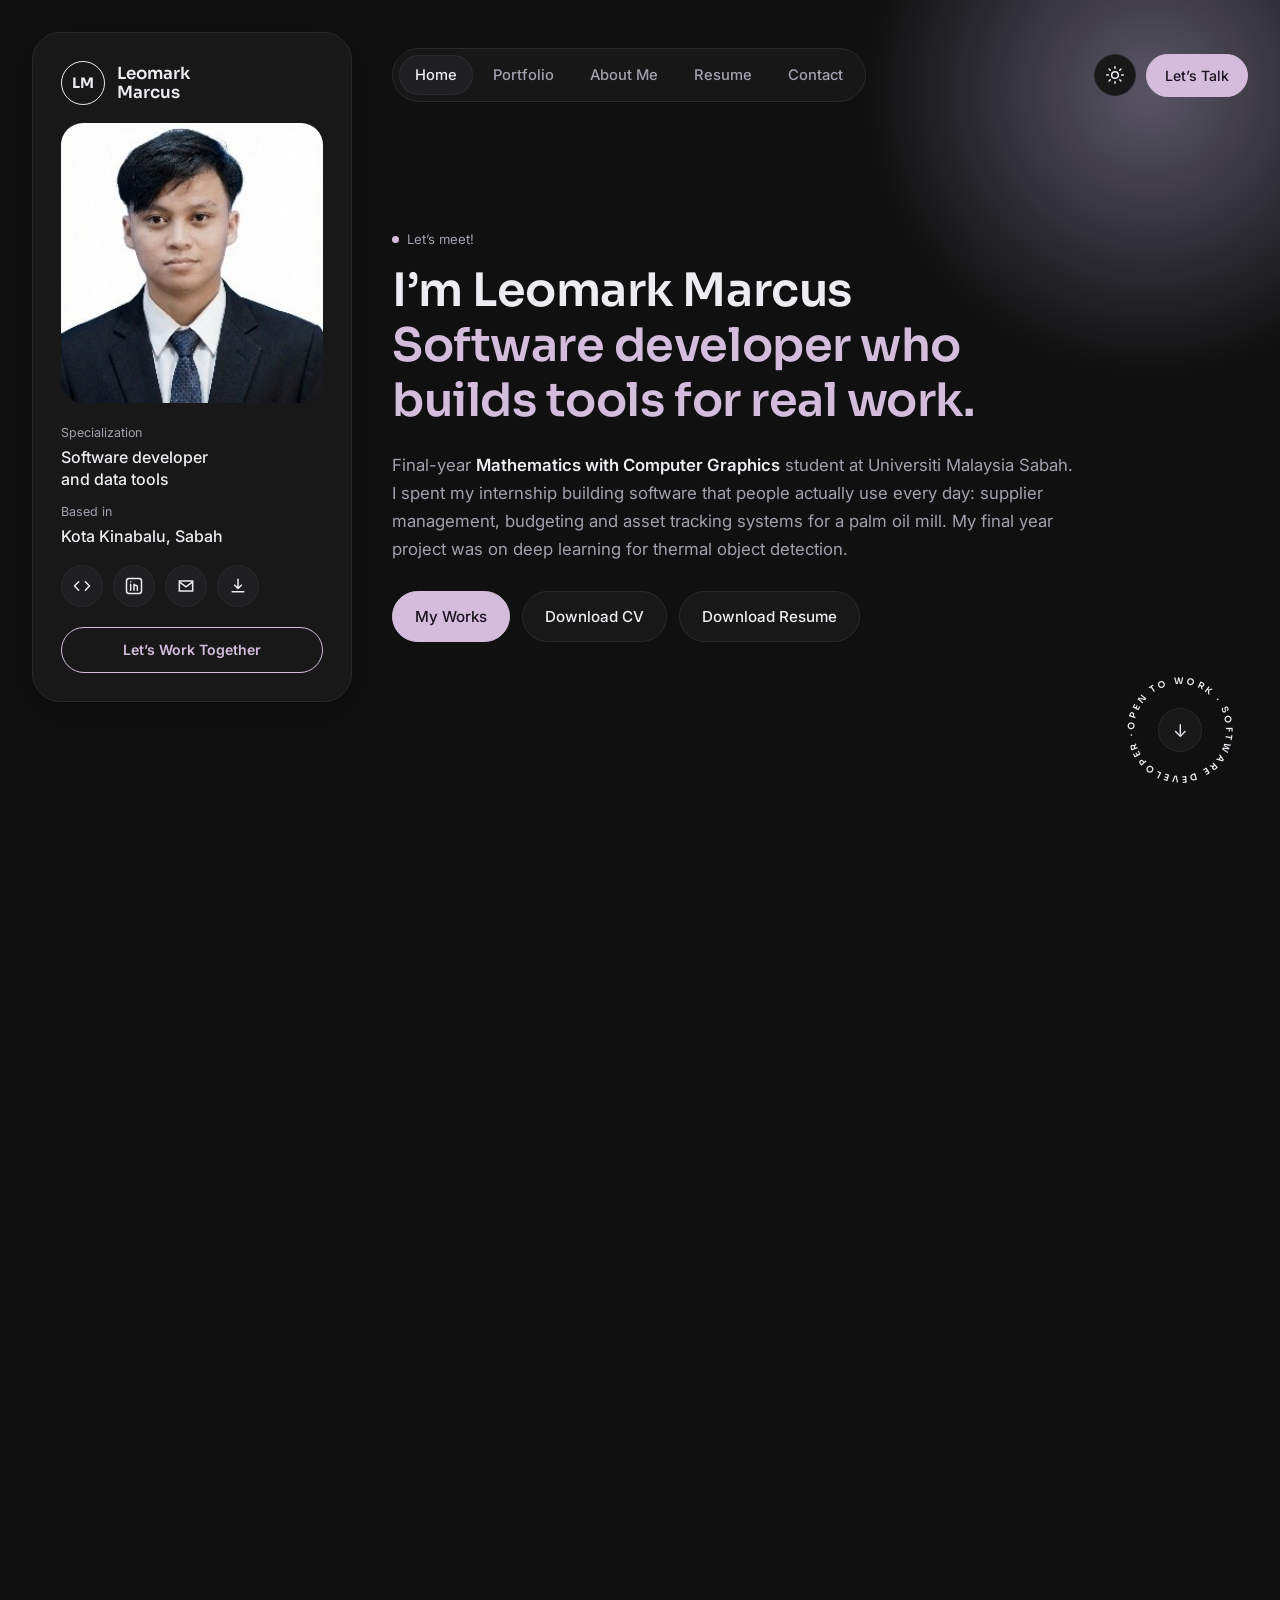
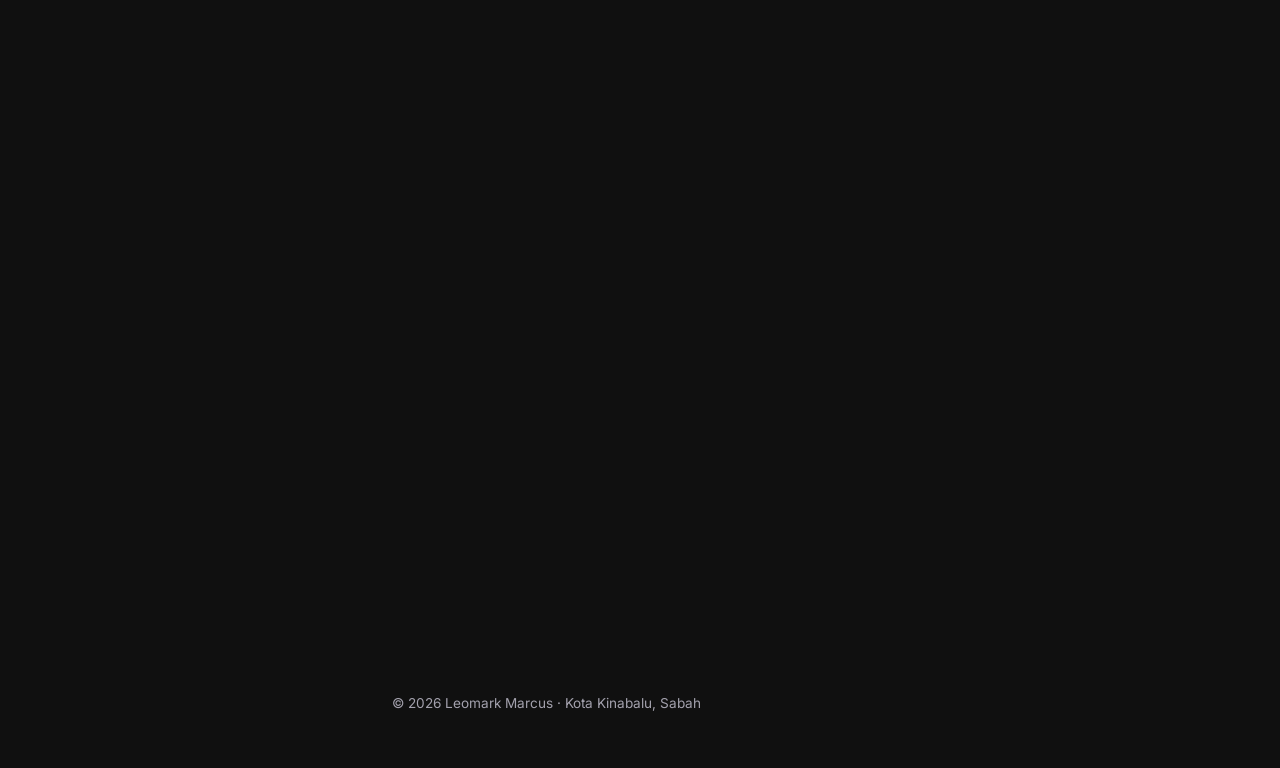
<file: index.html>
<!DOCTYPE html>
<html lang="en" data-theme="dark">
<head>
<meta charset="utf-8">
<meta name="viewport" content="width=device-width, initial-scale=1">
<title>Leomark Marcus | Software Developer</title>
<meta name="description" content="Leomark Marcus, Software Developer based in Kota Kinabalu, Sabah. BSc (Hons.) Mathematics with Computer Graphics, Universiti Malaysia Sabah.">
<meta property="og:title" content="Leomark Marcus | Software Developer">
<meta property="og:description" content="Final-year Mathematics with Computer Graphics student with internship experience building software and data systems.">
<meta property="og:type" content="website">
<meta property="og:url" content="https://lmrkmrcs.github.io/">
<meta property="og:image" content="https://lmrkmrcs.github.io/assets/og-image.jpg">
<meta property="og:image:width" content="1200">
<meta property="og:image:height" content="630">
<meta property="og:image:alt" content="Leomark Marcus, Software Developer, Kota Kinabalu, Sabah">
<meta name="twitter:card" content="summary_large_image">
<script>try{var t=localStorage.getItem('theme');if(t)document.documentElement.setAttribute('data-theme',t);}catch(e){}</script>
<link rel="preconnect" href="https://fonts.googleapis.com">
<link rel="preconnect" href="https://fonts.gstatic.com" crossorigin>
<link href="https://fonts.googleapis.com/css2?family=Sora:wght@400;500;600;700&family=Inter:wght@400;500;600&display=swap" rel="stylesheet">
<link rel="stylesheet" href="style.css?v=r12">
<link rel="icon" href="data:image/svg+xml,<svg xmlns='http://www.w3.org/2000/svg' viewBox='0 0 100 100'><rect width='100' height='100' rx='24' fill='%23101010'/><path d='M32.5 24h13v39h22v13H32.5z' fill='%23D4BCDD'/></svg>">
</head>
<body>
<div class="glow" aria-hidden="true"></div>
<div class="layout">

<aside class="profile">
  <div class="profile-card">
    <a href="#top" class="brand"><span class="brand-mark">LM</span><span class="brand-name">Leomark<br>Marcus</span></a>
    <img class="avatar" src="assets/photo.jpg" alt="Leomark Marcus" width="248" height="333">
    <dl class="pmeta">
      <div><dt>Specialization</dt><dd>Software developer<br>and data tools</dd></div>
      <div><dt>Based in</dt><dd>Kota Kinabalu, Sabah</dd></div>
    </dl>
    <div class="socials">
      <a href="https://github.com/lmrkmrcs" target="_blank" rel="noopener" aria-label="GitHub" title="GitHub"><svg viewBox="0 0 24 24" aria-hidden="true"><path d="m8 7-5 5 5 5M16 7l5 5-5 5" fill="none" stroke="currentColor" stroke-width="1.8" stroke-linecap="round" stroke-linejoin="round"/></svg></a>
      <a href="https://www.linkedin.com/in/leomarkmarcus" target="_blank" rel="noopener" aria-label="LinkedIn" title="LinkedIn"><svg viewBox="0 0 24 24" aria-hidden="true"><rect x="3" y="3" width="18" height="18" rx="3" fill="none" stroke="currentColor" stroke-width="1.8"/><path d="M8 10v7M8 7v.01M12 17v-4a2 2 0 0 1 4 0v4M12 10v7" fill="none" stroke="currentColor" stroke-width="1.8" stroke-linecap="round"/></svg></a>
      <a href="mailto:leomark.marcus0202@gmail.com" aria-label="Email" title="Email"><svg viewBox="0 0 24 24" aria-hidden="true"><path d="M4 6h16v12H4z" fill="none" stroke="currentColor" stroke-width="1.8"/><path d="m4 7 8 6 8-6" fill="none" stroke="currentColor" stroke-width="1.8"/></svg></a>
      <a href="assets/Leomark_Marcus_CV.pdf" download aria-label="Download CV" title="Download CV"><svg viewBox="0 0 24 24" aria-hidden="true"><path d="M12 4v11m0 0-4-4m4 4 4-4M5 19h14" fill="none" stroke="currentColor" stroke-width="1.8" stroke-linecap="round" stroke-linejoin="round"/></svg></a>
    </div>
    <a class="btn primary block" href="#contact">Let&rsquo;s Work Together</a>
  </div>
</aside>

<div class="content">
<header class="topbar">
  <nav class="pills" aria-label="Sections">
    <a href="#top" data-nav="top">Home</a>
    <a href="#projects" data-nav="projects">Portfolio</a>
    <a href="#about" data-nav="about">About Me</a>
    <a href="#resume" data-nav="resume">Resume</a>
    <a href="#contact" data-nav="contact">Contact</a>
  </nav>
  <div class="top-actions">
    <button class="theme-toggle" type="button" aria-label="Switch light or dark mode" title="Light / dark"><svg class="i-sun" viewBox="0 0 24 24" aria-hidden="true"><circle cx="12" cy="12" r="4" fill="none" stroke="currentColor" stroke-width="1.8"/><path d="M12 2v2M12 20v2M2 12h2M20 12h2M4.9 4.9l1.4 1.4M17.7 17.7l1.4 1.4M4.9 19.1l1.4-1.4M17.7 6.3l1.4-1.4" stroke="currentColor" stroke-width="1.8" stroke-linecap="round"/></svg><svg class="i-moon" viewBox="0 0 24 24" aria-hidden="true"><path d="M20 14.5A8 8 0 0 1 9.5 4 8 8 0 1 0 20 14.5z" fill="none" stroke="currentColor" stroke-width="1.8" stroke-linejoin="round"/></svg></button>
    <a class="btn primary small" href="mailto:leomark.marcus0202@gmail.com">Let&rsquo;s Talk</a>
  </div>
</header>

<main id="home">

<section id="top" class="hero wrap">
  <span class="kicker">Let&rsquo;s meet!</span>
  <h1>I&rsquo;m Leomark Marcus<br><span class="accent">Software developer who builds tools for real work.</span></h1>
  <p class="pitch">
    Final-year <strong>Mathematics with Computer Graphics</strong> student at Universiti Malaysia Sabah.
    I spent my internship building software that people actually use every day: supplier
    management, budgeting and asset tracking systems for a palm oil mill. My final year
    project was on deep learning for thermal object detection.
  </p>
  <div class="cta">
    <a class="btn primary" href="#projects">My Works</a>
    <a class="btn" href="assets/Leomark_Marcus_CV.pdf" download>Download CV</a>
    <a class="btn" href="assets/Leomark_Marcus_Resume.pdf" download>Download Resume</a>
  </div>
  <a class="badge" href="#projects" aria-label="Scroll to my work">
    <svg viewBox="0 0 120 120" aria-hidden="true">
      <defs><path id="circ" d="M60,60 m-46,0 a46,46 0 1,1 92,0 a46,46 0 1,1 -92,0"/></defs>
      <text><textPath href="#circ" textLength="286" lengthAdjust="spacing">OPEN TO WORK &#183; SOFTWARE DEVELOPER &#183; </textPath></text>
    </svg>
    <span class="badge-arrow">&darr;</span>
  </a>
</section>

<section id="projects" class="wrap section">
  <span class="kicker">Portfolio</span>
  <h2>Check out my featured work</h2>
  <p class="lede">Nineteen things I&rsquo;ve built, plus what I learned in the K-Youth programme. Pick a category to open it.</p>

  <div class="grid grid-3">

    <article class="card">
      <a class="shot" href="#/uni">
        <img class="cover-dark" src="assets/covers/university.jpg" alt="Thermal detection with bounding boxes on cars and a pedestrian" loading="lazy">
        <img class="cover-light" src="assets/covers/university-light.jpg" alt="Thermal detection with bounding boxes on cars and a pedestrian" loading="lazy">
      </a>
      <div class="card-body">
        <span class="tag">University</span>
        <h3>University Projects</h3>
        <p>Twelve projects from the degree: a final year thesis on thermal object detection, a medical imaging CNN built twice in two frameworks, a 3D medical volume visualiser, two relational databases, a least squares against minimax income study, a 3D scene editor, an image editor, an AI agent that reasons in code, a 31-screen app design, a faculty website redesign, and a Unity platformer.</p>
        <p class="stack">Deep learning &middot; Computer graphics &middot; Image processing &middot; SQL &middot; Data analysis</p>
        <a class="link" href="#/uni">View 12 projects &rarr;</a>
      </div>
    </article>

    <article class="card">
      <a class="shot" href="#/internship">
        <img class="cover-dark" src="assets/covers/internship.jpg" alt="FFB supplier management table" loading="lazy">
        <img class="cover-light" src="assets/covers/internship-light.jpg" alt="FFB supplier management table" loading="lazy">
      </a>
      <div class="card-body">
        <span class="tag tag-work">Internship</span>
        <h3>Internship Projects</h3>
        <p>Five systems and two spreadsheets, built and handed over at a palm oil mill in Sabah. The five systems share one constraint: office PCs with no admin rights, so nothing could be installed.</p>
        <p class="stack">Python &middot; PyQt6 &middot; pandas &middot; SQLite &middot; Excel</p>
        <a class="link" href="#/internship">View all 7 &rarr;</a>
      </div>
    </article>

  
    <article class="card">
      <a class="shot" href="#/kyouth">
        <img class="cover-dark" src="assets/covers/kyouth.jpg" alt="A memo, a company primer and a poster from the K-Youth programme" loading="lazy">
        <img class="cover-light" src="assets/covers/kyouth-light.jpg" alt="A memo, a company primer and a poster from the K-Youth programme" loading="lazy">
      </a>
      <div class="card-body">
        <span class="tag tag-design">Training</span>
        <h3>K-Youth Development Programme</h3>
        <p>What I learned in a Khazanah Nasional youth development programme: framing problems, writing a one-page memo and a company primer, deciding with an options matrix, and turning a document into an AI video.</p>
        <p class="stack">Problem solving &middot; Business writing &middot; ChatGPT &middot; Synthesia</p>
        <a class="link" href="#/kyouth">See what I learned &rarr;</a>
      </div>
    </article>
</div>
</section>

<section id="about" class="wrap section">
  <span class="kicker">About me</span>
  <h2>Turning messy data into tools people use</h2>
  <div class="stats">
    <div><strong>19</strong><span>Projects built</span></div>
    <div><strong>17</strong><span>Certificates in 2026</span></div>
    <div><strong>6</strong><span>Months as a software intern</span></div>
    <div><strong>4</strong><span>Years organising events</span></div>
  </div>
  <div class="about-grid">
    <div>
      <p>
        I like problems where the data is messy and the constraints are real. During my internship at a
        palm oil mill in Sabah I built systems for staff with no admin rights on ageing Windows machines.
        The spreadsheets I worked from had drifted into four different shapes, and that taught me more than any tidy dataset could. Now I want to take the next step in a real IT company,
        where I can learn from experienced engineers and build a proper foundation for a long career in tech.
      </p>
      <p>
        I&rsquo;m looking for an <strong>entry-level Software Developer</strong> role in
        Kota Kinabalu. I&rsquo;m also starting to learn <strong>cloud</strong>: how software is deployed,
        hosted and scaled, because good developers understand where their code runs.
      </p>
      <p>
        I&rsquo;m a Sabahan who speaks Kadazan-Dusun, Malay and English. Outside code, I love bringing
        people together: I directed MCG Family Day 2024 and have helped run 12 faculty events.
      </p>
      <p class="about-next">
        See what I built during my internship: <a href="#/internship">Internship projects &rarr;</a>
        &nbsp;or grab my <a href="assets/Leomark_Marcus_Resume.pdf" download>Resume &darr;</a>
      </p>
    </div>
    <dl class="facts">
      <div><dt>Degree</dt><dd>BSc (Hons.) Mathematics with Computer Graphics</dd></div>
      <div><dt>University</dt><dd>Universiti Malaysia Sabah</dd></div>
      <div><dt>Graduating</dt><dd>November 2026 &middot; CGPA 3.05</dd></div>
      <div><dt>Internship</dt><dd>Software Developer Intern, palm oil mill (Mar&ndash;Aug 2026)</dd></div>
      <div><dt>Languages</dt><dd>Malay &amp; Kadazan-Dusun (native), English (fluent)</dd></div>
    </dl>
  </div>

  <h3 class="subhead">What I do</h3>
  <div class="services">
    <div class="service"><span class="s-icon"><svg viewBox="0 0 24 24"><path d="m8 7-5 5 5 5M16 7l5 5-5 5" fill="none" stroke="currentColor" stroke-width="1.8" stroke-linecap="round" stroke-linejoin="round"/></svg></span><h4>Desktop &amp; internal tools</h4><p>Python and PyQt apps that run on locked-down office PCs, packaged so nothing needs installing.</p></div>
    <div class="service"><span class="s-icon"><svg viewBox="0 0 24 24"><rect x="3.5" y="4.5" width="17" height="15" rx="2" fill="none" stroke="currentColor" stroke-width="1.8"/><path d="M3.5 9.5h17M9 9.5v10M14.5 9.5v10" fill="none" stroke="currentColor" stroke-width="1.8"/></svg></span><h4>Data &amp; automation</h4><p>Cleaning messy spreadsheets with pandas and Power Query, Excel automation, Power BI reports.</p></div>
    <div class="service"><span class="s-icon"><svg viewBox="0 0 24 24"><rect x="4" y="5" width="16" height="13" rx="2" fill="none" stroke="currentColor" stroke-width="1.8"/><rect x="8" y="8.5" width="6" height="5" fill="none" stroke="currentColor" stroke-width="1.6" stroke-dasharray="2 1.5"/></svg></span><h4>Machine learning</h4><p>Computer vision with PyTorch and YOLOv5, from training to a usable dashboard.</p></div>
    <div class="service"><span class="s-icon"><svg viewBox="0 0 24 24"><path d="M4 20l4-1 10.5-10.5a2.1 2.1 0 0 0-3-3L5 16l-1 4z" fill="none" stroke="currentColor" stroke-width="1.8" stroke-linejoin="round"/></svg></span><h4>Interface design</h4><p>Figma prototypes and clean layouts, so the tool makes sense to the people using it.</p></div>
  </div>
</section>

<section id="resume" class="wrap section">
  <span class="kicker">Resume</span>
  <h2>Education and experience</h2>
  <div class="timeline-wrap">
    <div>
      <h3 class="subhead">Experience</h3>
      <ol class="timeline">
        <li><span class="t-when">Sep &ndash; Oct 2026</span><div><h4>K-Youth Development Programme</h4><p class="t-where">Khazanah Nasional initiative</p><p>Scenario-based training in problem solving, professional communication and digital tools.</p><a class="t-link" href="#/kyouth">See what I learned &rarr;</a></div></li>
        <li><span class="t-when">Mar &ndash; Aug 2026</span><div><h4>Software Developer Intern</h4><p class="t-where">Palm oil mill, Sabah</p><p>Built and handed over five systems and two spreadsheets for supplier management, budgeting, HR and asset tracking.</p><a class="t-link" href="#/internship">View projects &rarr;</a></div></li>
      </ol>
    </div>
    <div>
      <h3 class="subhead">Education</h3>
      <ol class="timeline">
        <li><span class="t-when">Graduating Nov 2026</span><div><h4>BSc (Hons.) Mathematics with Computer Graphics</h4><p class="t-where">Universiti Malaysia Sabah &middot; CGPA 3.05</p><p>Final year project: transfer learning for thermal object detection with YOLOv5.</p><a class="t-link" href="#/uni">View university projects &rarr;</a></div></li>
        <li><span class="t-when">Sep &ndash; Oct 2026</span><div><h4>Program AI untuk Rakyat</h4><p class="t-where">Ministry of Digital, Malaysia &middot; 6 certificates</p><p>Cloud computing, agentic and generative AI, AI safety and cybersecurity.</p><a class="t-link" href="#certs">View certificates &rarr;</a></div></li>
        <li><span class="t-when">Jul 2026</span><div><h4>National Training Week 2026</h4><p class="t-where">11 certificates</p><p>Data analytics, AI and automation, cybersecurity and productivity.</p><a class="t-link" href="#certs">View certificates &rarr;</a></div></li>
      </ol>
    </div>
  </div>
</section>

<section id="skills" class="band">
  <div class="wrap section">
    <span class="kicker">Toolkit</span>
    <h2>Skills and tools</h2>
    <div class="skills">
      <div class="skillset">
        <h3>Core Development</h3>
        <ul><li>Python</li><li>PyQt6 / PyQt5</li><li>Tkinter / CustomTkinter</li><li>PyInstaller</li><li>Git &amp; GitHub</li></ul>
      </div>
      <div class="skillset">
        <h3>Data &amp; Analytics</h3>
        <ul><li>pandas &middot; NumPy</li><li>SQL &middot; MySQL &middot; SQLite</li><li>Excel automation (openpyxl)</li><li>Power Query</li><li>Microsoft Power BI</li></ul>
      </div>
      <div class="skillset">
        <h3>Machine Learning</h3>
        <ul><li>PyTorch</li><li>TensorFlow / Keras</li><li>YOLOv5</li><li>scikit-learn</li><li>smolagents</li></ul>
      </div>
      <div class="skillset">
        <h3>Also Worked With</h3>
        <ul><li>VTK &middot; scientific visualisation</li><li>C# &middot; Unity</li><li>React &middot; JavaScript</li><li>Google Apps Script</li><li>Gradio</li><li>AppSheet</li></ul>
      </div>
      <div class="skillset">
        <h3>Design</h3>
        <ul><li>Figma</li><li>UI/UX prototyping</li><li>HTML &amp; CSS</li><li>Canva</li></ul>
      </div>
      <div class="skillset">
        <h3>AI Tools</h3>
        <ul><li>ChatGPT &middot; prompt writing</li><li>Synthesia &middot; AI video</li><li>Canva &middot; AI design</li></ul>
      </div>
    </div>
  </div>
</section>

<section id="certs" class="wrap section">
  <span class="kicker">Certifications</span>
  <h2>Always learning</h2>
  <p class="lede">17 certificates in 2026: 6 from the <strong>Program AI untuk Rakyat</strong> by the Ministry of Digital, Malaysia (September to October) and 11 from <strong>National Training Week 2026</strong> (11 to 26 July). Click any certificate to open it.</p>
    <h3 class="ghead">Program AI untuk Rakyat<span class="gcount">6</span></h3>
    <div class="glist">
      <a class="crow" href="#/cert-rd-cloud-untuk-rakyat">
        <span class="crow-main">
          <span class="crow-title">Cloud untuk Rakyat</span>
          <span class="crow-sub">Ministry of Digital, Malaysia</span>
        </span>
        <span class="crow-meta">
          <span class="crow-date">8 Sep 2026</span>
          <span class="crow-arrow">&rarr;</span>
        </span>
      </a>
      <a class="crow" href="#/cert-rd-agentic-ai-for-all">
        <span class="crow-main">
          <span class="crow-title">Agentic AI for All</span>
          <span class="crow-sub">Ministry of Digital, Malaysia</span>
        </span>
        <span class="crow-meta">
          <span class="crow-date">7 Sep 2026</span>
          <span class="crow-arrow">&rarr;</span>
        </span>
      </a>
      <a class="crow" href="#/cert-rd-generative-ai">
        <span class="crow-main">
          <span class="crow-title">Introduction to Generative AI</span>
          <span class="crow-sub">Ministry of Digital, Malaysia</span>
        </span>
        <span class="crow-meta">
          <span class="crow-date">13 Oct 2026</span>
          <span class="crow-arrow">&rarr;</span>
        </span>
      </a>
      <a class="crow" href="#/cert-rd-ai-safety">
        <span class="crow-main">
          <span class="crow-title">AI Safety</span>
          <span class="crow-sub">Ministry of Digital, Malaysia</span>
        </span>
        <span class="crow-meta">
          <span class="crow-date">8 Sep 2026</span>
          <span class="crow-arrow">&rarr;</span>
        </span>
      </a>
      <a class="crow" href="#/cert-rd-cybersecurity">
        <span class="crow-main">
          <span class="crow-title">CyberSAFE untuk Rakyat</span>
          <span class="crow-sub">Ministry of Digital, Malaysia</span>
        </span>
        <span class="crow-meta">
          <span class="crow-date">13 Oct 2026</span>
          <span class="crow-arrow">&rarr;</span>
        </span>
      </a>
      <a class="crow" href="#/cert-rd-ai-nation-2030">
        <span class="crow-main">
          <span class="crow-title">AI Nation 2030: The MADANI Approach</span>
          <span class="crow-sub">Ministry of Digital, Malaysia</span>
        </span>
        <span class="crow-meta">
          <span class="crow-date">7 Sep 2026</span>
          <span class="crow-arrow">&rarr;</span>
        </span>
      </a>
    </div>
    <h3 class="ghead">Data &amp; Analytics<span class="gcount">4</span></h3>
    <div class="glist">
      <a class="crow" href="#/cert-power-bi-data-analyst">
        <span class="crow-main">
          <span class="crow-title">Become a Data Analyst with Microsoft Power BI</span>
          <span class="crow-sub">Kswamy Global Academy</span>
        </span>
        <span class="crow-meta">
          <span class="crow-date">11 Jul 2026</span>
          <span class="crow-arrow">&rarr;</span>
        </span>
      </a>
      <a class="crow" href="#/cert-power-query">
        <span class="crow-main">
          <span class="crow-title">R.O.C.K. Your Data with Power Query</span>
          <span class="crow-sub">WhyExcel PLT</span>
        </span>
        <span class="crow-meta">
          <span class="crow-date">18 Jul 2026</span>
          <span class="crow-arrow">&rarr;</span>
        </span>
      </a>
      <a class="crow" href="#/cert-excel-messy-data">
        <span class="crow-main">
          <span class="crow-title">Conquer Messy Data: Excel Tips &amp; Tricks</span>
          <span class="crow-sub">Kolej Komuniti Hulu Selangor</span>
        </span>
        <span class="crow-meta">
          <span class="crow-date">24 Jul 2026</span>
          <span class="crow-arrow">&rarr;</span>
        </span>
      </a>
      <a class="crow" href="#/cert-appsheet">
        <span class="crow-main">
          <span class="crow-title">GoogleSheet: AppSheet</span>
          <span class="crow-sub">ADTEC JTM Kampus Selandar</span>
        </span>
        <span class="crow-meta">
          <span class="crow-date">23 Jul 2026</span>
          <span class="crow-arrow">&rarr;</span>
        </span>
      </a>
    </div>
    <h3 class="ghead">AI &amp; Automation<span class="gcount">3</span></h3>
    <div class="glist">
      <a class="crow" href="#/cert-ai-workflow-automation">
        <span class="crow-main">
          <span class="crow-title">AI-Powered Workflow Automation</span>
          <span class="crow-sub">Kswamy Global Academy</span>
        </span>
        <span class="crow-meta">
          <span class="crow-date">26 Jul 2026</span>
          <span class="crow-arrow">&rarr;</span>
        </span>
      </a>
      <a class="crow" href="#/cert-ai-workplace">
        <span class="crow-main">
          <span class="crow-title">AI for the Workplace</span>
          <span class="crow-sub">MSU Academy Sdn. Bhd.</span>
        </span>
        <span class="crow-meta">
          <span class="crow-date">23 Jul 2026</span>
          <span class="crow-arrow">&rarr;</span>
        </span>
      </a>
      <a class="crow" href="#/cert-ai-meets-cybersecurity">
        <span class="crow-main">
          <span class="crow-title">AI Meets Cybersecurity (CompTIA SecAI+)</span>
          <span class="crow-sub">Iverson Associates Sdn. Bhd.</span>
        </span>
        <span class="crow-meta">
          <span class="crow-date">24 Jul 2026</span>
          <span class="crow-arrow">&rarr;</span>
        </span>
      </a>
    </div>
    <h3 class="ghead">Cybersecurity<span class="gcount">3</span></h3>
    <div class="glist">
      <a class="crow" href="#/cert-cyber-ai-threat">
        <span class="crow-main">
          <span class="crow-title">Cybersecurity &amp; AI Threat Awareness</span>
          <span class="crow-sub">Wisdom Sanctuary</span>
        </span>
        <span class="crow-meta">
          <span class="crow-date">22 Jul 2026</span>
          <span class="crow-arrow">&rarr;</span>
        </span>
      </a>
      <a class="crow" href="#/cert-cyber-leadership">
        <span class="crow-main">
          <span class="crow-title">Cybersecurity Awareness for Leadership</span>
          <span class="crow-sub">Triple E Resources</span>
        </span>
        <span class="crow-meta">
          <span class="crow-date">20 Jul 2026</span>
          <span class="crow-arrow">&rarr;</span>
        </span>
      </a>
      <a class="crow" href="#/cert-cyber-first-step">
        <span class="crow-main">
          <span class="crow-title">Think Smart, Stay Safe: First Step into Cyber Security</span>
          <span class="crow-sub">MSU Academy Sdn. Bhd.</span>
        </span>
        <span class="crow-meta">
          <span class="crow-date">22 Jul 2026</span>
          <span class="crow-arrow">&rarr;</span>
        </span>
      </a>
    </div>
    <h3 class="ghead">Productivity<span class="gcount">1</span></h3>
    <div class="glist">
      <a class="crow" href="#/cert-ms-office-essentials">
        <span class="crow-main">
          <span class="crow-title">Microsoft Office Essentials for Productivity</span>
          <span class="crow-sub">Universiti Teknikal MARA Sdn. Bhd.</span>
        </span>
        <span class="crow-meta">
          <span class="crow-date">25 Jul 2026</span>
          <span class="crow-arrow">&rarr;</span>
        </span>
      </a>
    </div>
</section>

<section id="leadership" class="band">
  <div class="wrap section">
    <span class="kicker">Leadership</span>
    <h2>Leadership &amp; activities</h2>
    <p class="lede">Four years of organising faculty events alongside my degree, from committee member to directing my own programme.</p>
    <div class="roles">
      <div class="role-item">
        <h3>Event Director (Pengarah)</h3>
        <p class="role-meta">MCG Family Day 2024 &middot; Universiti Malaysia Sabah</p>
        <p>Led the organising committee for the programme&rsquo;s flagship annual event.</p>
      </div>
      <div class="role-item">
        <h3>Committee Member (AJK)</h3>
        <p class="role-meta">11 faculty events &middot; 2022&ndash;2025</p>
        <p>Kem Matematik Perdana (2022, 2024, 2025), SCIMATECH 2025, Math Quest 2025, MCG Career Talk, Academic Talk, Motivational Night, and Mentor-Mentee programmes.</p>
      </div>
      <div class="role-item">
        <h3>Member, GAMmA</h3>
        <p class="role-meta">Graphics &amp; Mathematics Association &middot; 2024/2025, 2025/2026</p>
        <p>Two consecutive sessions with the programme&rsquo;s student association.</p>
      </div>
      <div class="role-item">
        <h3>Peer Mentor &amp; Orientation Facilitator</h3>
        <p class="role-meta">2019</p>
        <p>Pembimbing Rakan Sebaya, and facilitator for the Form 1 orientation programme.</p>
      </div>
    </div>
  </div>
</section>


<section id="contact" class="wrap section contact">
  <span class="kicker">Contact</span>
  <h2>Let&rsquo;s build something useful together</h2>
  <p class="lede">Open to entry-level Software Developer roles in Kota Kinabalu and across Sabah. The quickest way to reach me is email.</p>
  <div class="contact-grid">
    <a class="contact-card" href="mailto:leomark.marcus0202@gmail.com"><svg viewBox="0 0 24 24" aria-hidden="true"><path d="M4 6h16v12H4z" fill="none" stroke="currentColor" stroke-width="1.8"/><path d="m4 7 8 6 8-6" fill="none" stroke="currentColor" stroke-width="1.8"/></svg><span><small>Email</small>leomark.marcus0202@gmail.com</span></a>
    <a class="contact-card" href="https://www.linkedin.com/in/leomarkmarcus" target="_blank" rel="noopener"><svg viewBox="0 0 24 24" aria-hidden="true"><rect x="3" y="3" width="18" height="18" rx="3" fill="none" stroke="currentColor" stroke-width="1.8"/><path d="M8 10v7M8 7v.01M12 17v-4a2 2 0 0 1 4 0v4M12 10v7" fill="none" stroke="currentColor" stroke-width="1.8" stroke-linecap="round"/></svg><span><small>LinkedIn</small>leomarkmarcus</span></a>
    <a class="contact-card" href="https://github.com/lmrkmrcs" target="_blank" rel="noopener"><svg viewBox="0 0 24 24" aria-hidden="true"><path d="m8 7-5 5 5 5M16 7l5 5-5 5" fill="none" stroke="currentColor" stroke-width="1.8" stroke-linecap="round" stroke-linejoin="round"/></svg><span><small>GitHub</small>lmrkmrcs</span></a>
    <a class="contact-card" href="assets/Leomark_Marcus_CV.pdf" download><svg viewBox="0 0 24 24" aria-hidden="true"><path d="M12 4v11m0 0-4-4m4 4 4-4M5 19h14" fill="none" stroke="currentColor" stroke-width="1.8" stroke-linecap="round" stroke-linejoin="round"/></svg><span><small>Download</small>CV (PDF)</span></a>
  </div>
</section>

</main>

<div id="views">

<section id="v-kyouth" class="wrap section" hidden>
  <a class="back" href="#projects">&larr; Back to Portfolio</a>
  <span class="tag tag-design">Training &middot; 2026</span>
  <h2>K-Youth Development Programme</h2>
  <p class="lede">A youth development programme by Khazanah Nasional that teaches through business scenarios. In Scenario 1 we played executives on a rotation programme at a healthcare group, with IHH Healthcare as the case study, and practised problem solving, professional communication and digital tools. Below is what I learned, with the work produced in class.</p>
  <p class="note">These are training exercises with fictional roles. They are not official IHH Healthcare documents.</p>

  <div class="grid grid-2 ky-grid">

    <article class="card">
      <a class="shot" href="assets/kyouth/problem-framing-infographic.jpg" target="_blank" rel="noopener">
        <img src="assets/kyouth/problem-framing-infographic.jpg" alt="Infographic: why it is important to accurately identify problems" loading="lazy" style="object-position: top">
      </a>
      <div class="card-body">
        <span class="tag">Problem solving</span>
        <h3>Getting to the right problem</h3>
        <p><strong>What I learned:</strong> to slow down before solving. The SCQ method (situation, complication, question) and reframing turn a vague request into a clear problem statement, which saves effort and avoids fixing the wrong thing.</p>
        <p class="stack">SCQ &middot; Reframing &middot; Infographic</p>
        <a class="link" href="assets/kyouth/problem-framing-infographic.jpg" target="_blank" rel="noopener">Open infographic &rarr;</a>
      </div>
    </article>

    <article class="card">
      <a class="shot" href="assets/kyouth/sustainability-memo.pdf" target="_blank" rel="noopener">
        <img src="assets/kyouth/sustainability-memo.jpg" alt="One-page memo summarising a sustainability report" loading="lazy" style="object-position: top">
      </a>
      <div class="card-body">
        <span class="tag">Communication</span>
        <h3>A one-page memo from a 77-page report</h3>
        <p><strong>What I learned:</strong> to pull only what a specific reader needs out of a long report, and to write it with the 7Cs: clear, concise, concrete, correct, coherent, complete and courteous. ChatGPT helped refine the draft, then every figure was checked against the source.</p>
        <p class="stack">Business writing &middot; 7Cs &middot; ChatGPT &middot; Word</p>
        <a class="link" href="assets/kyouth/sustainability-memo.pdf" target="_blank" rel="noopener">Open memo (PDF) &rarr;</a>
      </div>
    </article>

    <article class="card">
      <a class="shot" href="assets/kyouth/options-assessment-workshop.pdf" target="_blank" rel="noopener">
        <img src="assets/kyouth/options-assessment-workshop.jpg" alt="De-constrain worksheet on making school project meetings more efficient" loading="lazy" style="object-position: top">
      </a>
      <div class="card-body">
        <span class="tag">Problem solving</span>
        <h3>From many ideas to one decision</h3>
        <p><strong>What I learned:</strong> a full define, diverge and converge cycle on a practice case (making project meetings more efficient): challenge hidden beliefs with De-constrain, generate options with a Creative Matrix, then weigh them in an Options Assessment Matrix and state the trade-offs.</p>
        <p class="stack">De-constrain &middot; Creative Matrix &middot; Options Assessment Matrix</p>
        <a class="link" href="assets/kyouth/options-assessment-workshop.pdf" target="_blank" rel="noopener">Open worksheets (PDF) &rarr;</a>
      </div>
    </article>

    <article class="card">
      <a class="shot" href="assets/kyouth/ihh-company-primer.pdf" target="_blank" rel="noopener">
        <img src="assets/kyouth/ihh-company-primer.jpg" alt="Cover of a company primer for new recruits" loading="lazy" style="object-position: top">
      </a>
      <div class="card-body">
        <span class="tag">Communication</span>
        <h3>A company primer for new recruits</h3>
        <p><strong>What I learned:</strong> to write for a new joiner rather than for the company: who we are, what we do, how we work and how you can grow. Facts were checked against the annual report, and the draft was refined with ChatGPT after supervisor-style feedback.</p>
        <p class="stack">Audience &middot; Structure &middot; Fact-checking &middot; ChatGPT</p>
        <a class="link" href="assets/kyouth/ihh-company-primer.pdf" target="_blank" rel="noopener">Open primer (PDF) &rarr;</a>
      </div>
    </article>

    <article class="card">
      <a class="shot" href="assets/kyouth/ai-video-poster.jpg" target="_blank" rel="noopener">
        <img src="assets/kyouth/ai-video-poster.jpg" alt="Poster: how AI video brings value to my first job" loading="lazy" style="object-position: top">
      </a>
      <div class="card-body">
        <span class="tag">Digital &amp; AI</span>
        <h3>Turning documents into AI video</h3>
        <p><strong>What I learned:</strong> to script a short video, build it with an AI avatar in Synthesia, and keep it to the key points a viewer needs. A long document becomes a two-minute video that people actually watch.</p>
        <p class="stack">Synthesia &middot; Scriptwriting &middot; GenAI</p>
        <div class="links-row">
          <a class="link" href="https://share.synthesia.io/118ab1fe-eb26-415b-a9b3-9fa729dbc03e" target="_blank" rel="noopener">Watch: my professional introduction &rarr;</a>
          <a class="link" href="https://share.synthesia.io/e169bb22-cf48-4d3f-a10b-7dfbd1410814" target="_blank" rel="noopener">Watch: primer video for new recruits &rarr;</a>
        </div>
      </div>
    </article>

  </div>
</section>


<section id="v-uni" class="wrap section" hidden>
  <a class="back" href="#projects">&larr; Back to Projects</a>
  <h2>University Projects</h2>
  <p class="lede">Twelve projects from my degree, covering deep learning, scientific visualisation, computer graphics, image processing, relational databases, data analysis, interface design and games.</p>
  <div class="grid">
    <article class="card">
      <a class="shot" href="https://github.com/lmrkmrcs/thermal-object-detection-yolov5" target="_blank" rel="noopener">
        <img src="assets/projects/01_fyp.jpg" alt="Thermal detection with bounding boxes on cars and a pedestrian" loading="lazy">
      </a>
      <div class="card-body">
        <span class="tag tag-hl">Final Year Project</span>
        <h3>YOLOv5 Thermal Object Detection</h3>
        <p>Efficiency analysis of transfer learning for thermal imagery in ADAS. Fine-tuned on FLIR thermal data on a laptop with no GPU, and a single epoch still reached <strong>0.78 mAP on cars</strong> and <strong>0.75 on people</strong>. Includes a custom PyQt5 training dashboard, thesis and conference poster.</p>
        <p class="stack">Python &middot; PyTorch &middot; YOLOv5 &middot; PyQt5</p>
        <a class="link" href="https://github.com/lmrkmrcs/thermal-object-detection-yolov5" target="_blank" rel="noopener">View repository &rarr;</a>
      </div>
    </article>
    <article class="card">
      <a class="shot" href="https://github.com/lmrkmrcs/medical-image-classification-cnn" target="_blank" rel="noopener">
        <img src="assets/projects/02_cnn.jpg" alt="Training curves and overfitting monitor" loading="lazy">
      </a>
      <div class="card-body">
        <span class="tag">Machine Learning</span>
        <h3>Medical Image Classification</h3>
        <p>One PyQt5 interface driving the <em>same</em> CNN workflow in <strong>both TensorFlow and PyTorch</strong>. Brain tumour MRI across four classes and breast histopathology, with live training curves, an overfitting monitor and confusion matrices. Demo run: <strong>83% test accuracy</strong>.</p>
        <p class="stack">Python &middot; TensorFlow &middot; PyTorch &middot; OpenCV</p>
        <a class="link" href="https://github.com/lmrkmrcs/medical-image-classification-cnn" target="_blank" rel="noopener">View repository &rarr;</a>
      </div>
    </article>
    <article class="card">
      <a class="shot" href="https://github.com/lmrkmrcs/alfred-ai-agent" target="_blank" rel="noopener">
        <img src="assets/projects/03_alfred.jpg" alt="Alfred AI butler chat interface" loading="lazy">
      </a>
      <div class="card-body">
        <span class="tag">AI Agents</span>
        <h3>Alfred: AI Butler Agent</h3>
        <p>A <code>CodeAgent</code> that reasons in code, choosing between live web search and three custom tools before composing an answer. Built for the Hugging Face AI Agents course with a Gradio chat interface.</p>
        <p class="stack">Python &middot; smolagents &middot; Gradio &middot; Hugging Face</p>
        <a class="link" href="https://github.com/lmrkmrcs/alfred-ai-agent" target="_blank" rel="noopener">View repository &rarr;</a>
      </div>
    </article>
    <article class="card">
      <a class="shot" href="https://github.com/lmrkmrcs/nutralife-app-design" target="_blank" rel="noopener">
        <img src="assets/projects/08_nutralife.jpg" alt="NutraLife app home screen" loading="lazy">
      </a>
      <div class="card-body">
        <span class="tag tag-design">UI/UX Design</span>
        <h3>NutraLife Nutrition App</h3>
        <p>31 Figma screens for a nutrition tracker with Apple Watch integration. Scan food with the camera, then see what it <em>costs</em> against your goals, so a meal reads as <em>&ldquo;58 min walk to burn&rdquo;</em> rather than an abstract calorie count. Includes an interactive prototype.</p>
        <p class="stack">Figma &middot; UI/UX &middot; Prototyping</p>
        <a class="link" href="https://github.com/lmrkmrcs/nutralife-app-design" target="_blank" rel="noopener">View case study &rarr;</a>
      </div>
    </article>
    <article class="card">
      <a class="shot" href="https://github.com/lmrkmrcs/fst-website-redesign" target="_blank" rel="noopener">
        <img src="assets/projects/22_fst.jpg" alt="Redesigned FST faculty homepage with hero banner and programme cards" loading="lazy">
      </a>
      <div class="card-body">
        <span class="tag tag-design">UI/UX Design</span>
        <h3>FST Faculty Website Redesign</h3>
        <p>A full redesign of my own faculty's website, from survey through to a clickable prototype of every page. Users did not complain about how it looked, they complained about <strong>broken links and information they could not find</strong>, so the redesign rebuilt the dead sections rather than restyling the working ones. Usability tested with <strong>8 participants</strong> across six task scenarios.</p>
        <p class="stack">Figma &middot; FigJam &middot; UI/UX &middot; Usability Testing</p>
        <a class="link" href="https://github.com/lmrkmrcs/fst-website-redesign" target="_blank" rel="noopener">View case study &rarr;</a>
      </div>
    </article>
    <article class="card">
      <a class="shot" href="https://github.com/lmrkmrcs/knight-parkour-platformer" target="_blank" rel="noopener">
        <img src="assets/projects/09_knight.jpg" alt="Knight Parkour title screen" loading="lazy">
      </a>
      <div class="card-body">
        <span class="tag tag-design">Game Development</span>
        <h3>Knight Parkour</h3>
        <p>A 2D pixel-art platformer in Unity with four levels, a health system, and five hazards that each run as an independent state machine, tuned entirely from the inspector so the same prefab plays differently in level one and level four.</p>
        <p class="stack">Unity 6 &middot; C# &middot; 2D Physics</p>
        <a class="link" href="https://github.com/lmrkmrcs/knight-parkour-platformer" target="_blank" rel="noopener">View repository &rarr;</a>
      </div>
    </article>
    <article class="card">
      <a class="shot" href="https://github.com/lmrkmrcs/dicom-volume-visualizer" target="_blank" rel="noopener">
        <img src="assets/projects/16_dicom.jpg" alt="3D volume rendering of a head CT scan with the bone preset applied" loading="lazy">
      </a>
      <div class="card-body">
        <span class="tag">Scientific Visualisation</span>
        <h3>DICOM Medical Volume Visualiser</h3>
        <p>Loads a folder of CT slices and renders them as one interactive 3D volume with GPU ray casting. A 142-slice head scan is <strong>37.2 million voxels</strong>, and every one has to map to a colour and an opacity before anything is visible, so the real work is the transfer function. Six tissue presets swap that mapping live, without reloading the data.</p>
        <p class="stack">Python &middot; VTK &middot; PyQt5 &middot; DICOM</p>
        <a class="link" href="https://github.com/lmrkmrcs/dicom-volume-visualizer" target="_blank" rel="noopener">View repository &rarr;</a>
      </div>
    </article>
    <article class="card">
      <a class="shot" href="https://github.com/lmrkmrcs/hospital-management-system" target="_blank" rel="noopener">
        <img src="assets/projects/17_hospital.jpg" alt="Hospital management system doctors tab with entry form and records table" loading="lazy">
      </a>
      <div class="card-body">
        <span class="tag">Databases</span>
        <h3>Hospital Management System</h3>
        <p>A desktop front end over a normalised MySQL schema covering doctors, patients, appointments, medicine stock and prescriptions. Appointments and prescriptions are <strong>junction tables</strong> with real foreign keys and indexes, so the database refuses to hold a booking for a doctor who no longer exists.</p>
        <p class="stack">MySQL &middot; Python &middot; PyQt5</p>
        <a class="link" href="https://github.com/lmrkmrcs/hospital-management-system" target="_blank" rel="noopener">View repository &rarr;</a>
      </div>
    </article>
    <article class="card">
      <a class="shot" href="https://github.com/lmrkmrcs/library-management-database" target="_blank" rel="noopener">
        <img src="assets/projects/18_library.jpg" alt="Entity relationship diagram for the library database" loading="lazy">
      </a>
      <div class="card-body">
        <span class="tag">Databases</span>
        <h3>Library Management Database</h3>
        <p>Five tables modelled in MySQL Workbench, where <code>loan</code> is the junction carrying three foreign keys plus the dates. Because the return date is nullable, one column answers <em>&ldquo;what is still out&rdquo;</em> with no status flag that could drift out of sync. Ships with an ER model and six demonstration join queries.</p>
        <p class="stack">MySQL &middot; SQL &middot; ER modelling</p>
        <a class="link" href="https://github.com/lmrkmrcs/library-management-database" target="_blank" rel="noopener">View repository &rarr;</a>
      </div>
    </article>
    <article class="card">
      <a class="shot" href="https://github.com/lmrkmrcs/household-income-modelling" target="_blank" rel="noopener">
        <img src="assets/projects/19_income.jpg" alt="Least squares and minimax fits against Malaysian household income data with residual plot" loading="lazy">
      </a>
      <div class="card-body">
        <span class="tag">Data Analysis</span>
        <h3>Household Income Modelling</h3>
        <p>Fifty-two years of Malaysian income data from DOSM, fitted twice by two different definitions of <em>best fit</em>. Least squares optimises the average error, minimax the single worst one. Each wins the metric it optimises, and minimax cuts worst-case error by <strong>19.9%</strong> for about 4% worse RMSE.</p>
        <p class="stack">Python &middot; NumPy &middot; SciPy &middot; pandas</p>
        <a class="link" href="https://github.com/lmrkmrcs/household-income-modelling" target="_blank" rel="noopener">View repository &rarr;</a>
      </div>
    </article>
    <article class="card">
      <a class="shot" href="https://github.com/lmrkmrcs/vtk-3d-scene-editor" target="_blank" rel="noopener">
        <img src="assets/projects/20_meshviewer.jpg" alt="3D scene editor with several parametric objects and a layer list" loading="lazy">
      </a>
      <div class="card-body">
        <span class="tag">Computer Graphics</span>
        <h3>VTK 3D Scene Editor</h3>
        <p>A 3D editor with a parametric geometry library, layers, transforms and scene save/load. The awkward part is that the four supported mesh formats disagree on what a model even is: <code>.stl</code> is raw triangles with no topology, <code>.obj</code> has no guaranteed normals, and <code>.vtk</code> can hold three different dataset types. Each needs its own reader, normalised into one pipeline.</p>
        <p class="stack">Python &middot; VTK &middot; PyQt5</p>
        <a class="link" href="https://github.com/lmrkmrcs/vtk-3d-scene-editor" target="_blank" rel="noopener">View repository &rarr;</a>
      </div>
    </article>
    <article class="card">
      <a class="shot" href="https://github.com/lmrkmrcs/dip-image-editor" target="_blank" rel="noopener">
        <img src="assets/projects/21_dipeditor.jpg" alt="Image editor showing an HSV colour space conversion on the canvas" loading="lazy">
      </a>
      <div class="card-body">
        <span class="tag">Image Processing</span>
        <h3>GraphicXPaint Image Editor</h3>
        <p>An image editor over a <code>QGraphicsScene</code> canvas with OpenCV underneath, converting between <strong>six colour spaces</strong> including HSV, CIE Lab and YCrCb. The hard part was direct manipulation: drag, corner-handle resize, rotation and rubber-band crop all sharing one selection and one undo stack, with items kept inside the canvas bounds.</p>
        <p class="stack">Python &middot; OpenCV &middot; PyQt5 &middot; NumPy</p>
        <a class="link" href="https://github.com/lmrkmrcs/dip-image-editor" target="_blank" rel="noopener">View repository &rarr;</a>
      </div>
    </article>
  </div>
</section>

<section id="v-internship" class="wrap section" hidden>
  <a class="back" href="#projects">&larr; Back to Projects</a>
  <h2>Internship Projects</h2>
  <p class="lede">
    Five systems and two spreadsheets from my software developer internship at a palm oil mill in
    Sabah, March to August 2026. Every system had to run on office PCs with no admin rights.
  </p>
  <div class="grid">
    <article class="card">
      <a class="shot" href="https://github.com/lmrkmrcs/ffb-supplier-management-demo" target="_blank" rel="noopener">
        <img src="assets/projects/04_ffb.jpg" alt="FFB supplier management table" loading="lazy">
      </a>
      <div class="card-body">
        <span class="tag tag-work">Internship</span>
        <h3>FFB Supplier Management</h3>
        <p>Hundreds of palm oil suppliers across four collecting centres, each centre keeping a differently-shaped Excel file. Reads legacy spreadsheets <em>positionally</em> so broken headers still load, merges certification data by normalised name, and tracks MPOB licence expiry. Asked to build four systems; proposed one instead.</p>
        <p class="stack">Python &middot; PyQt6 &middot; pandas</p>
        <a class="link" href="https://github.com/lmrkmrcs/ffb-supplier-management-demo" target="_blank" rel="noopener">Read case study &rarr;</a>
      </div>
    </article>
    <article class="card">
      <a class="shot" href="https://github.com/lmrkmrcs/ffb-budget-management-demo" target="_blank" rel="noopener">
        <img src="assets/projects/05_budget.jpg" alt="Budget management web interface" loading="lazy">
      </a>
      <div class="card-body">
        <span class="tag tag-work">Internship</span>
        <h3>Budget Management System</h3>
        <p>Office PCs had no admin rights, so nothing could be installed. Built the server against Python&rsquo;s standard library alone, with no framework and no database, then packaged it as a click-to-run executable. Any phone on the same WiFi reaches it by scanning a QR code. Fully bilingual EN/MS.</p>
        <p class="stack">Python (stdlib) &middot; Tkinter &middot; React</p>
        <a class="link" href="https://github.com/lmrkmrcs/ffb-budget-management-demo" target="_blank" rel="noopener">Read case study &rarr;</a>
      </div>
    </article>
    <article class="card">
      <a class="shot" href="https://github.com/lmrkmrcs/hr-employee-records-demo" target="_blank" rel="noopener">
        <img src="assets/projects/06_hr.jpg" alt="HR employee records system" loading="lazy">
      </a>
      <div class="card-body">
        <span class="tag tag-work">Internship</span>
        <h3>HR Employee Records</h3>
        <p>Employee records and workplace accident reporting. Maps spreadsheet columns by keyword so HR never had to reformat their files, and routes impossible values to <code>Unknown</code> rather than silently corrupting demographic reports. Styled Excel and PDF export.</p>
        <p class="stack">Python &middot; CustomTkinter &middot; pandas &middot; ReportLab</p>
        <a class="link" href="https://github.com/lmrkmrcs/hr-employee-records-demo" target="_blank" rel="noopener">Read case study &rarr;</a>
      </div>
    </article>
    <article class="card">
      <a class="shot" href="https://github.com/lmrkmrcs/office-asset-tracker-demo" target="_blank" rel="noopener">
        <img src="assets/projects/07_asset.jpg" alt="Office asset register" loading="lazy">
      </a>
      <div class="card-body">
        <span class="tag tag-work">Internship</span>
        <h3>Office Asset Tracker</h3>
        <p>An asset register for old, locked-down Windows machines. SQLite sits in a single file beside the executable, lifecycle status means broken items are marked rather than deleted, and printable QR + barcode labels tie each database row back to the physical object.</p>
        <p class="stack">Python &middot; Tkinter &middot; SQLite</p>
        <a class="link" href="https://github.com/lmrkmrcs/office-asset-tracker-demo" target="_blank" rel="noopener">Read case study &rarr;</a>
      </div>
    </article>
    <article class="card">
      <a class="shot" href="https://github.com/lmrkmrcs/housing-registry-demo" target="_blank" rel="noopener">
        <img src="assets/projects/15_housing.jpg" alt="Housing resident registry with per-area sidebar counts and searchable table" loading="lazy">
      </a>
      <div class="card-body">
        <span class="tag tag-work">Internship</span>
        <h3>Housing Resident Registry</h3>
        <p>Everyone living in company housing, previously a 24-page scanned paper list nobody could search. Stores one row per resident rather than per household, so dependants stop being names in a margin, and one search box matches name, IC or job title at once. Illegible values from the scan are left blank and flagged rather than guessed.</p>
        <p class="stack">Python &middot; SQLite &middot; ttkbootstrap &middot; openpyxl</p>
        <a class="link" href="https://github.com/lmrkmrcs/housing-registry-demo" target="_blank" rel="noopener">Read case study &rarr;</a>
      </div>
    </article>
    <article class="card">
      <a class="shot" href="#/leave-record">
        <img src="assets/projects/10_leave.png" alt="Employee leave record spreadsheet with colour-coded manual and calculated columns" loading="lazy">
      </a>
      <div class="card-body">
        <span class="tag tag-work">Excel</span>
        <h3>Employee Leave Record 2026</h3>
        <p>A leave tracker for around 180 employees, built from scratch and designed to be handed over rather than kept alive by me. Service years, leave balances and a 60-day hospitalisation ceiling all calculate themselves, and a dashboard counts anyone over entitlement.</p>
        <p class="stack">Excel &middot; Formulas &middot; Data validation &middot; Dashboard</p>
        <a class="link" href="#/leave-record">View details &rarr;</a>
      </div>
    </article>
    <article class="card">
      <a class="shot" href="#/budget-workbook">
        <img src="assets/projects/11_budgetxls.png" alt="Rebuilt FFB collecting budget sheet with forecast and actual columns" loading="lazy">
      </a>
      <div class="card-body">
        <span class="tag tag-work">Excel</span>
        <h3>FFB Collecting Budget Workbook</h3>
        <p>The template I inherited had drifted: a sheet titled for one collecting centre while holding another&rsquo;s figures, and per-tonne columns referencing the wrong cells. Rebuilt into one sheet that reconciles, which then became the data source the budget application reads from.</p>
        <p class="stack">Excel &middot; openpyxl &middot; Data cleaning</p>
        <a class="link" href="#/budget-workbook">View details &rarr;</a>
      </div>
    </article>
  </div>
</section>

<section id="v-leave-record" class="wrap section" hidden>
  <a class="back" href="#/internship">&larr; Back to Internship Projects</a>
  <span class="tag tag-work">Excel &middot; Internship</span>
  <h2>Employee Leave Record 2026</h2>
  <p class="lede">A leave tracker for the whole company, built from scratch. Four sheets, 182 employee rows, and a deliberate effort to make it survive without me.</p>

  <figure class="detail-shot">
    <img src="assets/projects/10_leave.png" alt="Leave record grid with yellow manual-entry columns and grey calculated columns">
    <figcaption>Rebuilt for this portfolio with invented names and figures. The real workbook is not published.</figcaption>
  </figure>

  <div class="detail-body">
    <h3>The design rule: colour tells you what to touch</h3>
    <p>HR had to be able to use this without training. So the sheet carries its own instructions visually. Yellow cells are the ones you type in. Grey cells calculate themselves and should be left alone. Red means a value has gone past a limit and needs looking at. The first four columns stay frozen on screen, so a name never scrolls out of view while you are working across twenty columns.</p>

    <h3>What calculates itself</h3>
    <p>Ten of the twenty columns are derived, so the typing stays as small as possible:</p>
    <ul>
      <li>Years of service comes from the join date, measured against a single as-at date held on the dashboard. Change that one cell and all 182 rows re-date themselves.</li>
      <li>Annual and sick leave balances are entitlement minus days taken, and both turn red the moment they go negative.</li>
      <li>Total days taken sums annual, sick, hospitalisation, absent and unpaid in one figure.</li>
      <li>Every calculated column is wrapped so that an empty row stays blank rather than filling the sheet with zeros and false warnings.</li>
    </ul>

    <h3>Built around the Employment Act</h3>
    <p>Hospitalisation leave in Malaysia is capped at 60 days a year, and under section 60F of the Employment Act 1955 that cap includes ordinary sick leave rather than sitting on top of it. The balance column reflects that, counting down from 60 after both figures, which is the part that is easy to get wrong.</p>
    <p>The instructions sheet also carries the statutory minimum entitlements by length of service as a reference table. I deliberately did not wire it into the formulas. Entitlements at the company can exceed the legal minimum, so the sheet informs the decision and leaves it with HR rather than silently overriding them.</p>
  </div>

  <figure class="detail-shot narrow">
    <img src="assets/projects/13_leavedash.png" alt="Dashboard sheet showing summary totals and exception counters for over-entitlement and missing dates">
    <figcaption>Rebuilt for this portfolio with invented names and figures. The real workbook is not published.</figcaption>
  </figure>

  <div class="detail-body">
    <h3>A dashboard that looks for mistakes</h3>
    <p>Summary totals are the easy part. The more useful half is the exception block underneath: how many employees are over their annual leave entitlement, over sick leave, past the hospitalisation cap, and how many rows are still missing a join date.</p>
    <p>Those four counters exist because a spreadsheet of 182 rows hides its own errors well. A single negative balance somewhere in the middle is invisible when scrolling, but it is obvious as a number on the front sheet.</p>
  </div>

  <figure class="detail-shot narrow">
    <img src="assets/projects/14_designations.png" alt="Designations sheet feeding the job title drop-down, with a note explaining how to extend it">
    <figcaption>Rebuilt for this portfolio with invented names and figures. The real workbook is not published.</figcaption>
  </figure>

  <div class="detail-body">
    <h3>Designed to be handed over</h3>
    <p>The job title drop-down reads from a list of 65 designations on its own sheet, through a named range built with <code>OFFSET</code> and <code>COUNTA</code>. That detail matters more than it sounds: the range measures itself, so when HR types a new job title on the next empty row it appears in the drop-down immediately. Nobody has to edit a formula or widen a range, which is exactly the kind of maintenance a departing intern should not be leaving behind.</p>
    <p>The workbook opens on an instructions sheet covering what to fill in, what not to touch, what the colours mean, where the data came from, and the legal reference behind the leave caps. The aim was that the file explains itself to whoever opens it next.</p>
    <p class="stack">Excel &middot; DATEDIF &middot; Data validation &middot; Named ranges &middot; Conditional formatting</p>
  </div>
</section>

<section id="v-budget-workbook" class="wrap section" hidden>
  <a class="back" href="#/internship">&larr; Back to Internship Projects</a>
  <span class="tag tag-work">Excel &middot; Internship</span>
  <h2>FFB Collecting Budget Workbook</h2>
  <p class="lede">The budget template I inherited had drifted out of shape and was painful to key into. I rebuilt the summary sheet, added a proper entry sheet behind it, and then made the budget software read from the result.</p>

  <div class="detail-body">
    <h3>What was wrong with it</h3>
    <p>The workbook had been copied and edited by several people over a couple of years, and it had come apart in three separate ways. One sheet was titled for one collecting centre but held another centre&rsquo;s figures. A second simply repeated a third centre&rsquo;s numbers. And the per-tonne columns pointed at the wrong cells, so a cost that really ran to tens of ringgit per tonne was displaying as a few sen.</p>
    <p>None of that showed up as an error. Excel reported no problem, every cell had a number in it, and the totals at the bottom looked plausible. That is the part worth noticing: the sheet was confidently wrong.</p>

    <h3>The harder problem: it was hostile to type into</h3>
    <p>The bigger issue was not the broken formulas, it was the shape. Staff had to key a single finished total into each cell of a rigid grid. But office costs do not arrive as one total, they arrive as dozens of small receipts across a year. There was nowhere to record them individually, so somebody was adding them up on a calculator and typing the result in, which leaves no trace of what went into the number and no way to check it later.</p>
  </div>

  <figure class="detail-shot">
    <img src="assets/projects/12_sheet6.png" alt="Cost entry sheet with one row per transaction, a monthly tonnage block, and a legend documenting the rebuild assumptions">
    <figcaption>Rebuilt for this portfolio with invented names and figures. The real workbook is not published.</figcaption>
  </figure>

  <div class="detail-body">
    <h3>Sheet 6: one row per entry</h3>
    <p>So I added an entry sheet. Every cost gets its own row, tagged with the centre, the financial year, an item number matching the summary line it belongs to, and a sub number for the transport breakdown. Twelve separate office receipts are now twelve rows instead of one hand-totalled figure. It currently holds around 1,560 cost rows and 108 monthly tonnage readings, three centres across three years.</p>
    <p>Tonnage moved to monthly entry for the same reason. Staff record what came in each month and the annual figure adds itself up, rather than someone maintaining a yearly total by hand.</p>

  </div>

  <figure class="detail-shot">
    <img src="assets/projects/11_budgetxls.png" alt="Rebuilt summary sheet with forecast and actual columns per financial year">
    <figcaption>Rebuilt for this portfolio with invented names and figures. The real workbook is not published.</figcaption>
  </figure>

  <div class="detail-body">
    <h3>Sheet 5 now reads itself</h3>
    <p>Every figure on the summary sheet became a formula. Each line is a <code>SUMIFS</code> matched on centre, financial year and item number, so nothing on that sheet is typed any more. Three things fall out of that:</p>
    <ul>
      <li>The per-tonne columns are recalculated as <code>IFERROR(cost / tonnage, 0)</code>, which fixes the original bug and stops a divide-by-zero appearing in an empty year.</li>
      <li>The grand total is <code>SUM</code> of the numbered lines only, deliberately skipping the six transport sub-item rows, so a sub-item is never counted twice against the parent it belongs to.</li>
      <li>Adding a receipt on Sheet 6 updates the summary, the per-tonne column and the grand total at once. There is no second place to remember to update.</li>
    </ul>

    <h3>Writing down the judgement calls</h3>
    <p>Rebuilding somebody else&rsquo;s workbook means making decisions about ambiguous data, and those decisions change the numbers. Rather than make them silently I kept a notes column on the entry sheet listing each one: which financial year an oddly-placed block of transport costs actually belongs to, whether sub-items add to the parent or break it down, and the assumption that monthly tonnage runs July to June.</p>
    <p>One of those assumptions moves a few thousand ringgit of driver wages from one financial year into another. Anyone who disagrees with that call can find it written down instead of discovering it as a discrepancy. The original sheet is also kept in the file, untouched, so the two can be compared.</p>

    <h3>It became the source of truth</h3>
    <p>Once the sheet reconciled, the budget application was pointed at it. The import script recomputes every centre and year total and refuses to run if its own arithmetic disagrees with the sheet&rsquo;s grand total rows, so the spreadsheet and the software cannot quietly drift apart again.</p>
    <p class="stack">Excel &middot; SUMIFS &middot; Named ranges &middot; openpyxl &middot; Data cleaning</p>
  </div>
</section>

<section id="v-cert-power-bi-data-analyst" class="wrap section" hidden>
  <a class="back" href="#certs">&larr; Back to Certifications</a>
  <span class="tag">Data &amp; Analytics</span>
  <h2>Become a Data Analyst with Microsoft Power BI</h2>
  <p class="lede">Building dashboards and reports from raw data, without writing code.</p>

  <div class="detail-body">
    <p class="cert-issuer">Kswamy Global Academy &middot; 11 July 2026 &middot; National Training Week 2026</p>
    <figure class="detail-shot">
      <img src="assets/certs/img/power-bi-data-analyst.jpg" loading="lazy" alt="National Training Week 2026 certificate of participation">
      <figcaption>Issued by HRD Corp. <a href="assets/certs/power-bi-data-analyst.pdf" target="_blank" rel="noopener">Open the original PDF</a>.</figcaption>
    </figure>


    <h3>What it covered</h3>
    <p>Power BI turns a spreadsheet or database into something a manager can actually read. The course ran the full path: pulling data in, cleaning it, defining relationships between tables, and laying out a dashboard that answers a question rather than just showing numbers.</p>

    <h3>What stuck</h3>
    <p>A dashboard is a design problem as much as a data one. If the reader has to hunt for the number that matters, the chart has failed, no matter how accurate it is.</p>

    <p class="stack">Power BI &middot; Data modelling &middot; Dashboard design</p>
  </div>
</section>

<section id="v-cert-power-query" class="wrap section" hidden>
  <a class="back" href="#certs">&larr; Back to Certifications</a>
  <span class="tag">Data &amp; Analytics</span>
  <h2>R.O.C.K. Your Data with Power Query</h2>
  <p class="lede">Cleaning and reshaping messy spreadsheets so the same steps re-run on next month&rsquo;s file.</p>

  <div class="detail-body">
    <p class="cert-issuer">WhyExcel PLT &middot; 18 July 2026 &middot; National Training Week 2026</p>
    <figure class="detail-shot">
      <img src="assets/certs/img/power-query.jpg" loading="lazy" alt="National Training Week 2026 certificate of participation">
      <figcaption>Issued by HRD Corp. <a href="assets/certs/power-query.pdf" target="_blank" rel="noopener">Open the original PDF</a>.</figcaption>
    </figure>


    <h3>What it covered</h3>
    <p>Power Query records cleaning as a series of steps instead of manual edits. Point it at next month&rsquo;s file and every step replays, which is the difference between fixing a spreadsheet once and fixing it forever.</p>

    <h3>Why it mattered</h3>
    <p>This matched a real problem from my internship, where supplier data arrived in four different shapes from four collecting centres and had to be reconciled every month.</p>

    <p class="stack">Power Query &middot; ETL &middot; Excel</p>
  </div>
</section>

<section id="v-cert-excel-messy-data" class="wrap section" hidden>
  <a class="back" href="#certs">&larr; Back to Certifications</a>
  <span class="tag">Data &amp; Analytics</span>
  <h2>Conquer Messy Data: Excel Tips &amp; Tricks</h2>
  <p class="lede">Fixing badly structured spreadsheets, the everyday reality of real data.</p>

  <div class="detail-body">
    <p class="cert-issuer">Kolej Komuniti Hulu Selangor &middot; 24 July 2026 &middot; National Training Week 2026</p>
    <figure class="detail-shot">
      <img src="assets/certs/img/excel-messy-data.jpg" loading="lazy" alt="National Training Week 2026 certificate of participation">
      <figcaption>Issued by HRD Corp. <a href="assets/certs/excel-messy-data.pdf" target="_blank" rel="noopener">Open the original PDF</a>.</figcaption>
    </figure>


    <h3>What it covered</h3>
    <p>Real spreadsheets have merged cells, headers halfway down the sheet, dates stored as text and totals mixed in with the data. This was about getting those into a shape you can actually compute on.</p>

    <h3>Why it mattered</h3>
    <p>Most published tutorials assume clean input. Almost nothing arrives clean, so the recovery techniques matter more than the formulas.</p>

    <p class="stack">Excel &middot; Data cleaning</p>
  </div>
</section>

<section id="v-cert-appsheet" class="wrap section" hidden>
  <a class="back" href="#certs">&larr; Back to Certifications</a>
  <span class="tag">Data &amp; Analytics</span>
  <h2>GoogleSheet: AppSheet</h2>
  <p class="lede">Turning a spreadsheet into a working mobile app with no code.</p>

  <div class="detail-body">
    <p class="cert-issuer">ADTEC JTM Kampus Selandar &middot; 23 July 2026 &middot; National Training Week 2026</p>
    <figure class="detail-shot">
      <img src="assets/certs/img/appsheet.jpg" loading="lazy" alt="National Training Week 2026 certificate of participation">
      <figcaption>Issued by HRD Corp. <a href="assets/certs/appsheet.pdf" target="_blank" rel="noopener">Open the original PDF</a>.</figcaption>
    </figure>


    <h3>What it covered</h3>
    <p>AppSheet reads a Google Sheet and generates a mobile app on top of it, with forms, filters and offline capture. The sheet stays the database.</p>

    <h3>Where it fits</h3>
    <p>Useful where a team already lives in a spreadsheet and needs data captured in the field, without funding a full application build.</p>

    <p class="stack">AppSheet &middot; Google Sheets &middot; No-code</p>
  </div>
</section>

<section id="v-cert-ai-workflow-automation" class="wrap section" hidden>
  <a class="back" href="#certs">&larr; Back to Certifications</a>
  <span class="tag">AI &amp; Automation</span>
  <h2>AI-Powered Workflow Automation</h2>
  <p class="lede">Automating repetitive tasks so they run without someone doing them by hand.</p>

  <div class="detail-body">
    <p class="cert-issuer">Kswamy Global Academy &middot; 26 July 2026 &middot; National Training Week 2026</p>
    <figure class="detail-shot">
      <img src="assets/certs/img/ai-workflow-automation.jpg" loading="lazy" alt="National Training Week 2026 certificate of participation">
      <figcaption>Issued by HRD Corp. <a href="assets/certs/ai-workflow-automation.pdf" target="_blank" rel="noopener">Open the original PDF</a>.</figcaption>
    </figure>


    <h3>What it covered</h3>
    <p>Chaining tools together so a recurring task happens on a trigger rather than a reminder: a file arrives, it gets processed, the result lands where someone needs it.</p>

    <h3>The judgement call</h3>
    <p>The skill is recognising which tasks are worth automating. A job done twice a year rarely repays the setup; one done every morning almost always does.</p>

    <p class="stack">Workflow automation &middot; Integrations</p>
  </div>
</section>

<section id="v-cert-ai-workplace" class="wrap section" hidden>
  <a class="back" href="#certs">&larr; Back to Certifications</a>
  <span class="tag">AI &amp; Automation</span>
  <h2>AI for the Workplace</h2>
  <p class="lede">Using AI tools for everyday office work.</p>

  <div class="detail-body">
    <p class="cert-issuer">MSU Academy Sdn. Bhd. &middot; 23 July 2026 &middot; National Training Week 2026</p>
    <figure class="detail-shot">
      <img src="assets/certs/img/ai-workplace.jpg" loading="lazy" alt="National Training Week 2026 certificate of participation">
      <figcaption>Issued by HRD Corp. <a href="assets/certs/ai-workplace.pdf" target="_blank" rel="noopener">Open the original PDF</a>.</figcaption>
    </figure>


    <h3>What it covered</h3>
    <p>Practical use of AI assistants for drafting, summarising and analysis, and the judgement of when the output can be trusted and when it has to be checked.</p>

    <h3>The recurring theme</h3>
    <p>Verification. A confident wrong answer costs more than no answer, so anything that goes into real work gets checked against the source.</p>

    <p class="stack">AI tools &middot; Prompting</p>
  </div>
</section>

<section id="v-cert-ai-meets-cybersecurity" class="wrap section" hidden>
  <a class="back" href="#certs">&larr; Back to Certifications</a>
  <span class="tag">AI &amp; Automation</span>
  <h2>AI Meets Cybersecurity (CompTIA SecAI+)</h2>
  <p class="lede">Where AI helps defenders, and where it hands attackers new tools.</p>

  <div class="detail-body">
    <p class="cert-issuer">Iverson Associates Sdn. Bhd. &middot; 24 July 2026 &middot; National Training Week 2026</p>
    <figure class="detail-shot">
      <img src="assets/certs/img/ai-meets-cybersecurity.jpg" loading="lazy" alt="National Training Week 2026 certificate of participation">
      <figcaption>Issued by HRD Corp. <a href="assets/certs/ai-meets-cybersecurity.pdf" target="_blank" rel="noopener">Open the original PDF</a>.</figcaption>
    </figure>


    <h3>What it covered</h3>
    <p>An introduction to the CompTIA SecAI+ scope: AI for detecting anomalies at a scale humans cannot review, and the same technology lowering the effort needed to run a convincing attack.</p>

    <h3>The newer problem</h3>
    <p>Attacks against the models themselves, such as poisoned training data and prompt injection, which are a different class of problem from traditional security.</p>

    <p class="stack">AI security &middot; Threat detection</p>
  </div>
</section>

<section id="v-cert-cyber-ai-threat" class="wrap section" hidden>
  <a class="back" href="#certs">&larr; Back to Certifications</a>
  <span class="tag">Cybersecurity</span>
  <h2>Cybersecurity &amp; AI Threat Awareness</h2>
  <p class="lede">Recognising newer AI-assisted threats such as deepfakes and smarter scams.</p>

  <div class="detail-body">
    <p class="cert-issuer">Wisdom Sanctuary &middot; 22 July 2026 &middot; National Training Week 2026</p>
    <figure class="detail-shot">
      <img src="assets/certs/img/cyber-ai-threat.jpg" loading="lazy" alt="National Training Week 2026 certificate of participation">
      <figcaption>Issued by HRD Corp. <a href="assets/certs/cyber-ai-threat.pdf" target="_blank" rel="noopener">Open the original PDF</a>.</figcaption>
    </figure>


    <h3>What it covered</h3>
    <p>Generative tools have removed the old tells. Poor grammar and clumsy formatting used to mark a scam; synthesised voice and video now clear that bar easily.</p>

    <h3>What changes</h3>
    <p>The defence shifts from spotting mistakes to verifying through a second channel, because the message itself can no longer be trusted on appearance.</p>

    <p class="stack">Threat awareness &middot; Deepfakes</p>
  </div>
</section>

<section id="v-cert-cyber-leadership" class="wrap section" hidden>
  <a class="back" href="#certs">&larr; Back to Certifications</a>
  <span class="tag">Cybersecurity</span>
  <h2>Cybersecurity Awareness for Leadership</h2>
  <p class="lede">Security as a business decision rather than only a technical one.</p>

  <div class="detail-body">
    <p class="cert-issuer">Triple E Resources &middot; 20 July 2026 &middot; National Training Week 2026</p>
    <figure class="detail-shot">
      <img src="assets/certs/img/cyber-leadership.jpg" loading="lazy" alt="National Training Week 2026 certificate of participation">
      <figcaption>Issued by HRD Corp. <a href="assets/certs/cyber-leadership.pdf" target="_blank" rel="noopener">Open the original PDF</a>.</figcaption>
    </figure>


    <h3>What it covered</h3>
    <p>Framing security in terms leadership acts on: risk, cost of a breach, and which controls are worth funding.</p>

    <h3>Why it fits</h3>
    <p>Useful for translating between technical and non-technical audiences, which was a constant during my internship where the people using the systems were not developers.</p>

    <p class="stack">Risk management &middot; Security governance</p>
  </div>
</section>

<section id="v-cert-cyber-first-step" class="wrap section" hidden>
  <a class="back" href="#certs">&larr; Back to Certifications</a>
  <span class="tag">Cybersecurity</span>
  <h2>Think Smart, Stay Safe: First Step into Cyber Security</h2>
  <p class="lede">The basics: phishing, passwords, and how attacks usually start.</p>

  <div class="detail-body">
    <p class="cert-issuer">MSU Academy Sdn. Bhd. &middot; 22 July 2026 &middot; National Training Week 2026</p>
    <figure class="detail-shot">
      <img src="assets/certs/img/cyber-first-step.jpg" loading="lazy" alt="National Training Week 2026 certificate of participation">
      <figcaption>Issued by HRD Corp. <a href="assets/certs/cyber-first-step.pdf" target="_blank" rel="noopener">Open the original PDF</a>.</figcaption>
    </figure>


    <h3>What it covered</h3>
    <p>Foundations of personal and organisational security. Most breaches do not begin with anything sophisticated, they begin with someone clicking a link or reusing a password.</p>

    <h3>Why it matters</h3>
    <p>Grounding in the ordinary failure modes, which is where the majority of real incidents actually come from.</p>

    <p class="stack">Security awareness &middot; Phishing</p>
  </div>
</section>

<section id="v-cert-ms-office-essentials" class="wrap section" hidden>
  <a class="back" href="#certs">&larr; Back to Certifications</a>
  <span class="tag">Productivity</span>
  <h2>Microsoft Office Essentials for Productivity</h2>
  <p class="lede">Getting more out of Word, Excel and PowerPoint day to day.</p>

  <div class="detail-body">
    <p class="cert-issuer">Universiti Teknikal MARA Sdn. Bhd. &middot; 25 July 2026 &middot; National Training Week 2026</p>
    <figure class="detail-shot">
      <img src="assets/certs/img/ms-office-essentials.jpg" loading="lazy" alt="National Training Week 2026 certificate of participation">
      <figcaption>Issued by HRD Corp. <a href="assets/certs/ms-office-essentials.pdf" target="_blank" rel="noopener">Open the original PDF</a>.</figcaption>
    </figure>


    <h3>What it covered</h3>
    <p>Features most people never reach for: styles and structured documents in Word, lookup and pivot work in Excel, and slide layouts that stay consistent.</p>

    <h3>Honest assessment</h3>
    <p>Unglamorous, but it is the toolset most workplaces genuinely run on.</p>

    <p class="stack">Word &middot; Excel &middot; PowerPoint</p>
  </div>
</section>

<section id="v-cert-rd-cloud-untuk-rakyat" class="wrap section" hidden>
  <a class="back" href="#certs">&larr; Back to Certifications</a>
  <span class="tag">Program AI untuk Rakyat</span>
  <h2>Cloud untuk Rakyat</h2>
  <p class="lede">The basics of cloud computing: what the cloud is and the services it is built from.</p>

  <div class="detail-body">
    <p class="cert-issuer">Ministry of Digital, Malaysia &middot; 8 September 2026 &middot; 40 mins</p>
    <figure class="detail-shot">
      <img src="assets/certs/img/rd-cloud-untuk-rakyat.jpg" loading="lazy" alt="Cloud untuk Rakyat certificate, Ministry of Digital Malaysia">
      <figcaption>Completed through Rakyat Digital. <a href="assets/certs/rd-cloud-untuk-rakyat.pdf" target="_blank" rel="noopener">Open the original PDF</a>.</figcaption>
    </figure>

    <h3>What it covered</h3>
    <p>The fundamentals of cloud computing, including its key services and components, and how the cloud supports productivity and modern digital services.</p>

    <h3>Why it matters to me</h3>
    <p>My favourite of the six: my first proper look at how the cloud works, and the area I most want to go deeper in next.</p>

    <p class="stack">Cloud computing &middot; Digital services</p>
  </div>
</section>

<section id="v-cert-rd-agentic-ai-for-all" class="wrap section" hidden>
  <a class="back" href="#certs">&larr; Back to Certifications</a>
  <span class="tag">Program AI untuk Rakyat</span>
  <h2>Agentic AI for All</h2>
  <p class="lede">AI agents, prompt engineering and workflow automation for everyday work.</p>

  <div class="detail-body">
    <p class="cert-issuer">Ministry of Digital, Malaysia &middot; 7 September 2026 &middot; 2 hours</p>
    <figure class="detail-shot">
      <img src="assets/certs/img/rd-agentic-ai-for-all.jpg" loading="lazy" alt="Agentic AI for All certificate, Ministry of Digital Malaysia">
      <figcaption>Completed through Rakyat Digital. <a href="assets/certs/rd-agentic-ai-for-all.pdf" target="_blank" rel="noopener">Open the original PDF</a>.</figcaption>
    </figure>

    <h3>What it covered</h3>
    <p>Fundamental agentic AI knowledge: AI agents, prompt engineering, workflow automation, responsible AI practices, and applying AI tools in daily and workplace settings.</p>

    <p class="stack">AI agents &middot; Prompt engineering &middot; Workflow automation</p>
  </div>
</section>

<section id="v-cert-rd-generative-ai" class="wrap section" hidden>
  <a class="back" href="#certs">&larr; Back to Certifications</a>
  <span class="tag">Program AI untuk Rakyat</span>
  <h2>Introduction to Generative AI</h2>
  <p class="lede">The core concepts and techniques behind generative AI.</p>

  <div class="detail-body">
    <p class="cert-issuer">Ministry of Digital, Malaysia &middot; 13 October 2026 &middot; 30 mins</p>
    <figure class="detail-shot">
      <img src="assets/certs/img/rd-generative-ai.jpg" loading="lazy" alt="Introduction to Generative AI certificate, Ministry of Digital Malaysia">
      <figcaption>Completed through Rakyat Digital. <a href="assets/certs/rd-generative-ai.pdf" target="_blank" rel="noopener">Open the original PDF</a>.</figcaption>
    </figure>

    <h3>What it covered</h3>
    <p>The core concepts, techniques and applications of generative AI. Part of the Intel&reg; Digital Readiness programmes.</p>

    <p class="stack">Generative AI</p>
  </div>
</section>

<section id="v-cert-rd-ai-safety" class="wrap section" hidden>
  <a class="back" href="#certs">&larr; Back to Certifications</a>
  <span class="tag">Program AI untuk Rakyat</span>
  <h2>AI Safety</h2>
  <p class="lede">Using AI ethically and safely.</p>

  <div class="detail-body">
    <p class="cert-issuer">Ministry of Digital, Malaysia &middot; 8 September 2026 &middot; 40 mins</p>
    <figure class="detail-shot">
      <img src="assets/certs/img/rd-ai-safety.jpg" loading="lazy" alt="AI Safety certificate, Ministry of Digital Malaysia">
      <figcaption>Completed through Rakyat Digital. <a href="assets/certs/rd-ai-safety.pdf" target="_blank" rel="noopener">Open the original PDF</a>.</figcaption>
    </figure>

    <h3>What it covered</h3>
    <p>Ethical principles and safe practices in artificial intelligence.</p>

    <p class="stack">Responsible AI &middot; AI ethics</p>
  </div>
</section>

<section id="v-cert-rd-cybersecurity" class="wrap section" hidden>
  <a class="back" href="#certs">&larr; Back to Certifications</a>
  <span class="tag">Program AI untuk Rakyat</span>
  <h2>CyberSAFE untuk Rakyat</h2>
  <p class="lede">Cybersecurity fundamentals for staying safe online.</p>

  <div class="detail-body">
    <p class="cert-issuer">Ministry of Digital, Malaysia &middot; 13 October 2026 &middot; 40 mins</p>
    <figure class="detail-shot">
      <img src="assets/certs/img/rd-cybersecurity.jpg" loading="lazy" alt="CyberSAFE untuk Rakyat certificate, Ministry of Digital Malaysia">
      <figcaption>Completed through Rakyat Digital. <a href="assets/certs/rd-cybersecurity.pdf" target="_blank" rel="noopener">Open the original PDF</a>.</figcaption>
    </figure>

    <h3>What it covered</h3>
    <p>Fundamental cybersecurity knowledge: identifying threats, managing risk and putting effective security measures in place.</p>

    <p class="stack">Cybersecurity &middot; Risk management</p>
  </div>
</section>

<section id="v-cert-rd-ai-nation-2030" class="wrap section" hidden>
  <a class="back" href="#certs">&larr; Back to Certifications</a>
  <span class="tag">Program AI untuk Rakyat</span>
  <h2>AI Nation 2030: The MADANI Approach</h2>
  <p class="lede">Malaysia's national AI vision and responsible adoption.</p>

  <div class="detail-body">
    <p class="cert-issuer">Ministry of Digital, Malaysia &middot; 7 September 2026 &middot; 30 mins</p>
    <figure class="detail-shot">
      <img src="assets/certs/img/rd-ai-nation-2030.jpg" loading="lazy" alt="AI Nation 2030: The MADANI Approach certificate, Ministry of Digital Malaysia">
      <figcaption>Completed through Rakyat Digital. <a href="assets/certs/rd-ai-nation-2030.pdf" target="_blank" rel="noopener">Open the original PDF</a>.</figcaption>
    </figure>

    <h3>What it covered</h3>
    <p>Malaysia's AI vision, MADANI values and responsible AI adoption.</p>

    <p class="stack">AI policy &middot; Responsible AI</p>
  </div>
</section>
</div>


<footer class="wrap">
  <p>&copy; 2026 Leomark Marcus &middot; Kota Kinabalu, Sabah</p>
</footer>
</div><!-- /content -->
</div><!-- /layout -->

<script>
/* Hash router. "#/name" opens a sub-view and hides the home page;
   anything else (or nothing) shows home and scrolls to that anchor. */
(function () {
  var VIEWS = ['uni', 'internship', 'leave-record', 'budget-workbook', 'kyouth']
      .concat(Array.prototype.map.call(
        document.querySelectorAll('[id^="v-cert-"]'),
        function (el) { return el.id.slice(2); }
      ));

  function render() {
    var hash = location.hash || '';
    var key  = hash.slice(0, 2) === '#/' ? hash.slice(2) : null;
    var open = VIEWS.indexOf(key) > -1 ? key : null;

    VIEWS.forEach(function (id) {
      var el = document.getElementById('v-' + id);
      if (el) el.hidden = (id !== open);
    });
    document.body.classList.toggle('is-view', !!open);

    if (open) {
      /* on phones the profile card sits above the content, so jump past it */
      var v = document.getElementById('v-' + open);
      if (window.innerWidth <= 900 && v) v.scrollIntoView(); else window.scrollTo(0, 0);
      reveal(document.getElementById('v-' + open));
    } else if (hash.length > 1) {
      var target = document.getElementById(hash.slice(1));
      if (target) target.scrollIntoView();
    }
  }

  /* Theme toggle (dark is the default) */
  var btn = document.querySelector('.theme-toggle');
  btn.addEventListener('click', function () {
    var next = document.documentElement.getAttribute('data-theme') === 'light' ? 'dark' : 'light';
    document.documentElement.setAttribute('data-theme', next);
    try { localStorage.setItem('theme', next); } catch (e) {}
  });

  /* Fade-in on scroll. A plain scroll check (no IntersectionObserver).
     Items animate as they come into view; cards in the same row are staggered,
     and the stats count up. Items already on screen are shown right away. */
  var reduce = window.matchMedia('(prefers-reduced-motion: reduce)').matches;
  var SEL = '.section > *, .card, .service, .stats > div, .timeline li, .role-item, .skillset, .crow, .contact-card';
  var GROUPS = '.grid, .services, .stats, .skills, .roles, .glist, .contact-grid, .timeline';

  function countUp(el) {
    var n = el.querySelector('strong');
    if (!n) return;
    if (!n.dataset.end) n.dataset.end = n.textContent;
    var end = parseInt(n.dataset.end, 10); if (isNaN(end)) return;
    var t0 = null, dur = 1200;
    function step(t) {
      if (!t0) t0 = t;
      var p = Math.min((t - t0) / dur, 1);
      n.textContent = Math.round(end * (1 - Math.pow(1 - p, 3)));
      if (p < 1) requestAnimationFrame(step);
    }
    requestAnimationFrame(step);
  }

  /* Items animate in as they enter the screen. When an item goes back below
     the screen it resets, so it plays again the next time you scroll down to it.
     Items above the screen stay visible, so scrolling up never flickers. */
  function check() {
    var vh = window.innerHeight, limit = vh * 0.9;
    document.querySelectorAll('.rv').forEach(function (el) {
      var r = el.getBoundingClientRect();
      var shown = el.classList.contains('in');
      if (!shown && r.top < limit) {
        el.classList.add('in');
        if (el.parentElement && el.parentElement.classList.contains('stats')) countUp(el);
      } else if (shown && r.top > vh + 40) {
        el.classList.remove('in');
      }
    });
  }

  function reveal(root) {
    if (reduce || !root) return;
    root.querySelectorAll(SEL).forEach(function (el) {
      if (!el.classList.contains('in')) el.classList.add('rv');
    });
    /* stagger siblings inside each grid/list */
    root.querySelectorAll(GROUPS).forEach(function (g) {
      Array.prototype.forEach.call(g.children, function (c, i) {
        c.style.transitionDelay = Math.min(i % 6, 5) * 90 + 'ms';
      });
    });
    requestAnimationFrame(check);
    setTimeout(check, 600);
  }
  window.addEventListener('scroll', check, { passive: true });
  window.addEventListener('resize', check);
  reveal(document.getElementById('home'));

  /* Keep the whole profile card reachable on short screens: if it is taller
     than the window, let it scroll up until its bottom shows, then stick. */
  var card = document.querySelector('.profile-card');
  function fitCard() {
    if (!card || window.innerWidth <= 900) { if (card) card.style.top = ''; return; }
    card.style.top = Math.min(32, window.innerHeight - card.offsetHeight - 16) + 'px';
  }
  window.addEventListener('resize', fitCard);
  window.addEventListener('load', fitCard);
  fitCard();

  /* Highlight the active menu pill */
  var pills = document.querySelectorAll('[data-nav]');
  var spy = ('IntersectionObserver' in window) ? new IntersectionObserver(function (es) {
    es.forEach(function (e) {
      if (e.isIntersecting) pills.forEach(function (p) { p.classList.toggle('active', p.getAttribute('data-nav') === e.target.id); });
    });
  }, { rootMargin: '-45% 0px -50% 0px' }) : null;
  if (spy) ['top', 'projects', 'about', 'resume', 'contact'].forEach(function (id) {
    var el = document.getElementById(id); if (el) spy.observe(el);
  });

  window.addEventListener('hashchange', render);
  render();
})();
</script>
</body>
</html>
</file>
<file: style.css>
/* ===== Theme tokens (colours sampled from the reference design) ===== */
:root, [data-theme="dark"] {
  --bg: #101010;
  --surface: #181818;
  --surface-2: #1f1f22;
  --line: #2a2a2e;
  --text: #ececf1;
  --muted: #a3a1ad;
  --accent: #d4bcdd;        /* soft lilac */
  --accent-strong: #b99ad0;
  --accent-ink: #1b1320;    /* text on accent buttons */
  --glow: rgba(152, 144, 176, .55);
  --shadow: 0 10px 30px rgba(0, 0, 0, .35);
}
[data-theme="light"] {
  --bg: #e4e8f2;
  --surface: #f4f5fb;
  --surface-2: #ffffff;
  --line: #d6d8e8;
  --text: #1d1a2e;
  --muted: #5f5c74;
  --accent: #9868d8;        /* purple */
  --accent-strong: #7858d0;
  --accent-ink: #ffffff;
  --glow: rgba(176, 150, 235, .55);
  --shadow: 0 10px 30px rgba(80, 70, 140, .12);
}

* { box-sizing: border-box; }
html { scroll-behavior: smooth; }
body {
  margin: 0;
  background: var(--bg);
  color: var(--text);
  font: 400 16px/1.65 "Inter", system-ui, -apple-system, "Segoe UI", sans-serif;
  -webkit-font-smoothing: antialiased;
  transition: background-color .35s ease, color .35s ease;
}
img { max-width: 100%; display: block; }
a { color: var(--accent); text-decoration: none; }
a:hover { text-decoration: underline; text-underline-offset: 3px; }
h1, h2, h3, h4 { font-family: "Sora", "Inter", sans-serif; line-height: 1.2; margin: 0 0 .5em; letter-spacing: -.01em; }
h2 { font-size: clamp(1.7rem, 2.6vw, 2.3rem); font-weight: 600; }
h3 { font-size: 1.15rem; font-weight: 600; }
h4 { font-size: 1rem; font-weight: 600; }
strong { color: var(--text); font-weight: 600; }

/* Purple glow in the top-right corner */
.glow {
  position: fixed; top: -220px; right: -180px; width: 620px; height: 620px;
  border-radius: 50%;
  background: radial-gradient(circle, var(--glow) 0%, transparent 65%);
  filter: blur(10px);
  pointer-events: none; z-index: 0;
}

/* ===== Layout: fixed profile card + scrolling content ===== */
.layout {
  position: relative; z-index: 1;
  display: grid; grid-template-columns: 320px minmax(0, 1fr); gap: 40px;
  max-width: 1320px; margin: 0 auto; padding: 32px 32px 0;
}
.profile, .content { position: relative; min-width: 0; }
.topbar .pills { min-width: 0; }
.profile-card {
  position: sticky; top: 32px;
  background: var(--surface); border: 1px solid var(--line); border-radius: 28px;
  padding: 28px; box-shadow: var(--shadow);
  transition: background-color .35s ease, border-color .35s ease;
}
.brand { display: flex; align-items: center; gap: 12px; color: var(--text); text-decoration: none; margin-bottom: 18px; }
.brand:hover { text-decoration: none; }
.brand-mark {
  display: grid; place-items: center; width: 44px; height: 44px; border-radius: 50%;
  border: 1.5px solid var(--text); font: 700 .9rem "Sora", sans-serif;
}
.brand-name { font: 600 1.05rem/1.15 "Sora", sans-serif; }
.avatar {
  width: 100%; height: clamp(170px, 36vh, 280px); object-fit: cover; object-position: center 22%;
  border-radius: 22px; background: var(--surface-2); margin-bottom: 20px;
  transition: transform .5s cubic-bezier(.2,.7,.2,1);
}
.profile-card:hover .avatar { transform: scale(1.03); }
.pmeta { margin: 0 0 18px; display: grid; gap: 12px; }
.pmeta dt { font-size: .78rem; color: var(--muted); }
.pmeta dd { margin: 2px 0 0; font-weight: 500; line-height: 1.4; }
.socials { display: flex; gap: 10px; margin-bottom: 20px; }
.socials a {
  display: grid; place-items: center; width: 42px; height: 42px; border-radius: 50%;
  background: var(--surface-2); border: 1px solid var(--line); color: var(--text);
  transition: transform .2s ease, background-color .2s ease, color .2s ease;
}
.socials a:hover { transform: translateY(-3px); background: var(--accent); color: var(--accent-ink); }
.socials svg, .contact-card svg { width: 20px; height: 20px; }

/* ===== Top bar ===== */
.topbar {
  position: sticky; top: 0; z-index: 5; padding: 16px 0 14px;
  display: flex; align-items: center; justify-content: space-between; gap: 16px;
  margin-bottom: 8px;
}
.pills {
  display: flex; gap: 4px; padding: 6px;
  background: color-mix(in srgb, var(--surface) 96%, transparent);
  border: 1px solid var(--line); border-radius: 999px;
  backdrop-filter: blur(10px);
}
.pills a {
  padding: 8px 16px; border-radius: 999px; color: var(--muted); font-size: .92rem; font-weight: 500;
  transition: background-color .25s ease, color .25s ease;
}
.pills a:hover { color: var(--text); text-decoration: none; }
.pills a.active { background: var(--surface-2); color: var(--text); box-shadow: inset 0 0 0 1px var(--line); }
.top-actions { display: flex; align-items: center; gap: 10px; }
.theme-toggle {
  display: grid; place-items: center; width: 42px; height: 42px; border-radius: 50%; cursor: pointer;
  background: var(--surface); border: 1px solid var(--line); color: var(--text);
  transition: transform .3s ease;
}
.theme-toggle:hover { transform: rotate(20deg); }
.theme-toggle svg { width: 20px; height: 20px; }
[data-theme="dark"] .i-moon, [data-theme="light"] .i-sun { display: none; }

/* ===== Buttons ===== */
.btn {
  display: inline-flex; align-items: center; gap: 8px; padding: 12px 22px; border-radius: 999px;
  border: 1px solid var(--line); background: var(--surface); color: var(--text);
  font-weight: 500; font-size: .95rem; text-decoration: none;
  transition: transform .2s ease, box-shadow .2s ease, background-color .2s ease;
}
.btn:hover { text-decoration: none; transform: translateY(-2px); box-shadow: 0 8px 22px rgba(0,0,0,.25); }
.btn.primary { background: var(--accent); border-color: var(--accent); color: var(--accent-ink); }
.btn.primary:hover { box-shadow: 0 8px 26px color-mix(in srgb, var(--accent) 45%, transparent); }
.btn.ghost { background: transparent; }
.btn.small { padding: 9px 18px; font-size: .88rem; }
.btn.block { display: flex; justify-content: center; width: 100%; }
/* Profile card: light outline button (all screen sizes) */
.profile-card .btn.block {
  padding: 10px 16px; font-size: .88rem; font-weight: 600;
  background: transparent; color: var(--accent); border: 1.5px solid var(--accent);
}
.profile-card .btn.block:hover { background: var(--accent); color: var(--accent-ink); }
.cta { display: flex; flex-wrap: wrap; gap: 12px; margin-top: 28px; }

/* ===== Sections ===== */
.wrap { width: 100%; }
.section { padding: 80px 0 20px; scroll-margin-top: 70px; }
.hero { scroll-margin-top: 70px; }
.band { background: none; }
.band > .wrap.section { padding-left: 0; padding-right: 0; }
.kicker {
  display: inline-flex; align-items: center; gap: 8px; font-size: .82rem; color: var(--muted);
  margin-bottom: 12px;
}
.kicker::before { content: ""; width: 7px; height: 7px; border-radius: 50%; background: var(--accent); }
.lede { color: var(--muted); max-width: 64ch; margin: 0 0 28px; }
.note {
  font-size: .88rem; color: var(--muted); border-left: 3px solid var(--accent);
  padding: 6px 12px; margin: -10px 0 28px; max-width: 64ch;
}
.subhead { margin: 44px 0 18px; }

/* ===== Hero ===== */
.hero { position: relative; padding: 100px 0 40px; min-height: 0; }
.hero h1 { font-size: clamp(2rem, 3.6vw, 3.1rem); font-weight: 600; max-width: 20ch; margin-bottom: 24px; }
.hero h1 .accent { color: var(--accent); }
.pitch { color: var(--muted); max-width: 62ch; font-size: 1.05rem; }
/* Badge sits in the normal flow, right-aligned under the buttons, so it can
   never cover the text or buttons at any screen width. */
.badge {
  position: relative; display: grid; place-items: center; color: var(--text);
  width: 120px; height: 120px; margin: 28px 8px 0 auto;
}
.badge:hover { text-decoration: none; }
.badge svg { position: absolute; inset: 0; width: 100%; height: 100%; animation: spin 18s linear infinite; }
.badge text { font: 600 9px "Sora", sans-serif; letter-spacing: 1px; fill: var(--text); }
.badge-arrow {
  display: grid; place-items: center; width: 44px; height: 44px; border-radius: 50%;
  border: 1px solid var(--line); background: var(--surface); font-size: 1.1rem;
  transition: transform .25s ease;
}
.badge:hover .badge-arrow { transform: translateY(4px); }
@keyframes spin { to { transform: rotate(360deg); } }

/* ===== Cards & grids ===== */
.grid { display: grid; grid-template-columns: repeat(auto-fill, minmax(280px, 1fr)); gap: 22px; }
.grid-2 { grid-template-columns: repeat(auto-fill, minmax(340px, 1fr)); }
.grid-3 { grid-template-columns: repeat(auto-fill, minmax(280px, 1fr)); }
.card {
  background: var(--surface); border: 1px solid var(--line); border-radius: 24px; overflow: hidden;
  display: flex; flex-direction: column;
  transition: transform .3s ease, box-shadow .3s ease, border-color .3s ease, background-color .35s ease;
}
.card:hover { transform: translateY(-6px); box-shadow: var(--shadow); border-color: color-mix(in srgb, var(--accent) 45%, var(--line)); }
.shot { display: block; margin: 10px 10px 0; border-radius: 18px; overflow: hidden; background: var(--surface-2); }
.shot img { width: 100%; aspect-ratio: 16 / 10; object-fit: cover; transition: transform .5s ease; }
.card:hover .shot img { transform: scale(1.04); }
.card-body { padding: 20px 22px 24px; display: flex; flex-direction: column; gap: 6px; flex: 1; }
.card-body h3 { margin: 4px 0 4px; }
.card-body p { margin: 0 0 6px; color: var(--muted); font-size: .95rem; }
.card-body .link { margin-top: auto; padding-top: 6px; font-weight: 500; }
.links-row { display: grid; gap: 6px; margin-top: auto; }
.tag {
  align-self: flex-start; display: inline-block; font-size: .75rem; font-weight: 500;
  padding: 4px 11px; border-radius: 999px; background: var(--surface-2); color: var(--muted);
  border: 1px solid var(--line);
}
.tag-hl, .tag-work, .tag-design { color: var(--accent); border-color: color-mix(in srgb, var(--accent) 40%, var(--line)); }
.stack { font-size: .82rem; color: var(--muted); opacity: .85; }
.ky-grid .shot img { aspect-ratio: 4 / 3; }

/* ===== About ===== */
.stats { display: grid; grid-template-columns: repeat(4, 1fr); gap: 14px; margin: 10px 0 32px; }
.stats > div {
  background: var(--surface); border: 1px solid var(--line); border-radius: 20px; padding: 20px;
}
.stats strong { display: block; font: 600 2.1rem "Sora", sans-serif; color: var(--accent); }
.stats span { color: var(--muted); font-size: .88rem; }
.about-grid { display: grid; grid-template-columns: 1.3fr 1fr; gap: 36px; align-items: start; }
.about-grid p { color: var(--muted); margin-top: 0; }
.about-grid .about-next { color: var(--text, inherit); font-weight: 500; }
.about-grid .about-next a { color: var(--accent); white-space: nowrap; }
.facts { margin: 0; display: grid; gap: 14px; background: var(--surface); border: 1px solid var(--line); border-radius: 20px; padding: 22px; }
.facts dt { font-size: .75rem; letter-spacing: .08em; text-transform: uppercase; color: var(--muted); }
.facts dd { margin: 2px 0 0; font-weight: 500; }
.services { display: grid; grid-template-columns: repeat(2, 1fr); gap: 18px; }
.service {
  background: var(--surface); border: 1px solid var(--line); border-radius: 22px; padding: 24px;
  transition: transform .3s ease, border-color .3s ease;
}
.service:hover { transform: translateY(-4px); border-color: color-mix(in srgb, var(--accent) 45%, var(--line)); }
.service p { color: var(--muted); margin: 0; font-size: .95rem; }
.s-icon {
  display: grid; place-items: center; width: 46px; height: 46px; border-radius: 14px; margin-bottom: 14px;
  background: color-mix(in srgb, var(--accent) 18%, var(--surface-2)); color: var(--accent); font-weight: 700;
}
.s-icon svg { width: 22px; height: 22px; }

/* ===== Resume timeline ===== */
.timeline-wrap { display: grid; grid-template-columns: 1fr 1fr; gap: 32px; }
.timeline-wrap .subhead { margin-top: 10px; }
/* both columns same height, rows stretch so the top and bottom lines line up */
.timeline-wrap > div { display: flex; flex-direction: column; }
.timeline-wrap .timeline { flex: 1; display: flex; flex-direction: column; }
.timeline-wrap .timeline li { flex: 1; }
.timeline { list-style: none; margin: 0; padding: 0; border-top: 1px solid var(--line); }
.timeline li { display: grid; grid-template-columns: 130px 1fr; gap: 18px; padding: 20px 0; border-bottom: 1px solid var(--line); }
.t-when { font-size: .85rem; color: var(--muted); padding-top: 2px; }
.timeline h4 { margin-bottom: 2px; }
.t-where { margin: 0 0 6px; color: var(--accent); font-size: .88rem; }
.timeline p { margin: 0; color: var(--muted); font-size: .93rem; }
.t-link { display: inline-block; margin-top: 8px; font-size: .88rem; font-weight: 500; white-space: nowrap; }

/* ===== Skills ===== */
.skills { display: grid; grid-template-columns: repeat(auto-fill, minmax(190px, 1fr)); gap: 16px; }
.skillset { background: var(--surface); border: 1px solid var(--line); border-radius: 20px; padding: 20px; }
.skillset h3 { font-size: 1rem; color: var(--accent); }
.skillset ul { list-style: none; margin: 0; padding: 0; display: flex; flex-wrap: wrap; gap: 6px; }
.skillset li { font-size: .82rem; padding: 4px 10px; border-radius: 999px; background: var(--surface-2); border: 1px solid var(--line); color: var(--text); }

/* ===== Certificates list ===== */
.ghead { display: flex; align-items: center; gap: 10px; margin: 30px 0 10px; font-size: 1rem; }
.gcount { font-size: .75rem; padding: 1px 9px; border-radius: 999px; background: var(--surface-2); border: 1px solid var(--line); color: var(--muted); }
.glist { display: grid; gap: 8px; }
.crow {
  display: flex; justify-content: space-between; align-items: center; gap: 16px;
  padding: 14px 18px; border-radius: 16px; background: var(--surface); border: 1px solid var(--line); color: var(--text);
  transition: transform .2s ease, border-color .2s ease;
}
.crow:hover { text-decoration: none; transform: translateX(4px); border-color: color-mix(in srgb, var(--accent) 45%, var(--line)); }
.crow-main { display: grid; }
.crow-title { font-weight: 500; }
.crow-sub, .crow-date { font-size: .82rem; color: var(--muted); }
.crow-meta { display: flex; align-items: center; gap: 14px; white-space: nowrap; }
.crow-arrow { color: var(--accent); }

/* ===== Leadership ===== */
.roles { display: grid; grid-template-columns: repeat(auto-fill, minmax(260px, 1fr)); gap: 16px; }
.role-item { background: var(--surface); border: 1px solid var(--line); border-radius: 20px; padding: 22px; }
.role-item p { color: var(--muted); margin: 0; font-size: .95rem; }
.role-meta { color: var(--accent) !important; font-size: .85rem !important; margin-bottom: 8px !important; }

/* ===== Contact ===== */
.contact-grid { display: grid; grid-template-columns: repeat(auto-fill, minmax(240px, 1fr)); gap: 14px; }
.contact-card {
  display: flex; align-items: center; gap: 14px; padding: 18px 20px; border-radius: 20px;
  background: var(--surface); border: 1px solid var(--line); color: var(--text); word-break: break-word;
  transition: transform .2s ease, border-color .2s ease;
}
.contact-card:hover { text-decoration: none; transform: translateY(-3px); border-color: color-mix(in srgb, var(--accent) 45%, var(--line)); }
.contact-card svg { flex: none; color: var(--accent); }
.contact-card small { display: block; color: var(--muted); font-size: .78rem; }

/* ===== Detail views ===== */
.back { display: block; width: max-content; margin-bottom: 18px; color: var(--muted); font-size: .92rem; }
.detail-body { max-width: 72ch; }
.detail-body p, .detail-body li { color: var(--muted); }
.detail-body h3 { margin-top: 28px; color: var(--text); }
.detail-shot { margin: 18px 0 26px; }
.detail-shot img { border-radius: 18px; border: 1px solid var(--line); }
.detail-shot.narrow { max-width: 640px; }
.detail-shot figcaption { font-size: .85rem; color: var(--muted); margin-top: 8px; }
.cert-issuer { color: var(--accent) !important; font-size: .9rem; }
body.is-view #home { display: none; }

footer { padding: 60px 0 40px; color: var(--muted); font-size: .85rem; }

/* ===== Reveal animation ===== */
.rv { opacity: 0; transform: translateY(34px) scale(.98); transition: opacity .8s cubic-bezier(.2,.7,.2,1), transform .8s cubic-bezier(.2,.7,.2,1); }
.rv.in { opacity: 1; transform: none; }
.rv.in:hover { transition-delay: 0s !important; }
/* Intro on page load */
@keyframes riseIn { from { opacity: 0; transform: translateY(28px); } to { opacity: 1; transform: none; } }
@keyframes slideIn { from { opacity: 0; transform: translateX(-30px); } to { opacity: 1; transform: none; } }
.hero > * { animation: riseIn .9s cubic-bezier(.2,.7,.2,1) both; }
.hero > :nth-child(1) { animation-delay: .10s; }
.hero > :nth-child(2) { animation-delay: .22s; }
.hero > :nth-child(3) { animation-delay: .36s; }
.hero > :nth-child(4) { animation-delay: .50s; }
.hero > .badge { animation: riseIn .9s .65s cubic-bezier(.2,.7,.2,1) both; }
.profile-card { animation: slideIn .9s cubic-bezier(.2,.7,.2,1) both; }
.topbar { animation: riseIn .7s .05s ease both; }

@media (prefers-reduced-motion: reduce) {
  html { scroll-behavior: auto; }
  .hero > *, .profile-card, .topbar { animation: none; }
  .rv { opacity: 1; transform: none; }
  .badge svg { animation: none; }
}

/* ===== Responsive ===== */
@media (max-width: 1100px) {
  .layout { grid-template-columns: 270px minmax(0, 1fr); gap: 28px; padding: 24px 24px 0; }
  .stats { grid-template-columns: repeat(2, 1fr); }
}
@media (max-width: 900px) {
  .layout { grid-template-columns: 1fr; padding: 16px 16px 0; gap: 16px; }
  .profile-card { position: static; display: grid; grid-template-columns: 96px minmax(0, 1fr); gap: 0 16px; padding: 18px; }
  .profile-card .socials { flex-wrap: wrap; gap: 8px; }
  .profile-card .socials a { width: 38px; height: 38px; }
  .profile-card .brand { grid-column: 1 / -1; margin-bottom: 14px; }
  .profile-card .avatar { grid-row: span 2; margin: 0; border-radius: 18px; height: 128px; }
  .profile-card .pmeta { margin: 0 0 10px; gap: 8px; }
  .profile-card .socials { margin: 0; }
  .profile-card .btn.block { grid-column: 1 / -1; margin-top: 16px; }
  .profile-card .btn.block { margin-top: 12px; }
  .topbar {
    top: 0; padding: 10px 16px; margin: 0 -16px; flex-wrap: nowrap;
    background: color-mix(in srgb, var(--bg) 86%, transparent);
    -webkit-backdrop-filter: blur(14px); backdrop-filter: blur(14px);
    border-bottom: 1px solid color-mix(in srgb, var(--line) 70%, transparent);
  }
  .pills { overflow-x: auto; scrollbar-width: none; }
  .pills::-webkit-scrollbar { display: none; }
  .pills a { white-space: nowrap; padding: 7px 12px; font-size: .85rem; }
  .top-actions .btn { display: none; }
  .hero { padding: 44px 0 0; min-height: 0; }
  .badge { margin: 22px 4px 0 auto; width: 100px; height: 100px; }
  .about-grid, .timeline-wrap, .services { grid-template-columns: 1fr; }
  .section { padding-top: 48px; }
  .grid-2 { grid-template-columns: 1fr; }
}
@media (max-width: 480px) {
  .pills { gap: 0; padding: 4px; }
  .pills a { padding: 7px 5px; font-size: .72rem; letter-spacing: -.01em; }
  .timeline li { grid-template-columns: 1fr; gap: 4px; }
  .stats strong { font-size: 1.7rem; }
  .crow { flex-direction: column; align-items: flex-start; gap: 4px; }
}

/* Keyboard focus */
a:focus-visible, button:focus-visible { outline: 2px solid var(--accent); outline-offset: 3px; border-radius: 10px; }

/* Print: show everything, no motion */
@media print {
  .rv { opacity: 1 !important; transform: none !important; }
  .glow, .topbar, .badge { display: none; }
}

/* Project covers: dark and light versions follow the theme */
.cover-light { display: none; }
[data-theme="light"] .cover-dark { display: none; }
[data-theme="light"] .cover-light { display: block; }

/* Tablets held upright (600-900px): use the extra width */
@media (min-width: 600px) and (max-width: 900px) {
  .profile-card { grid-template-columns: 140px minmax(0, 1fr); }
  .profile-card .avatar { height: 176px; }
  .stats { grid-template-columns: repeat(4, 1fr); }
  .services { grid-template-columns: 1fr 1fr; }
}
</file>
